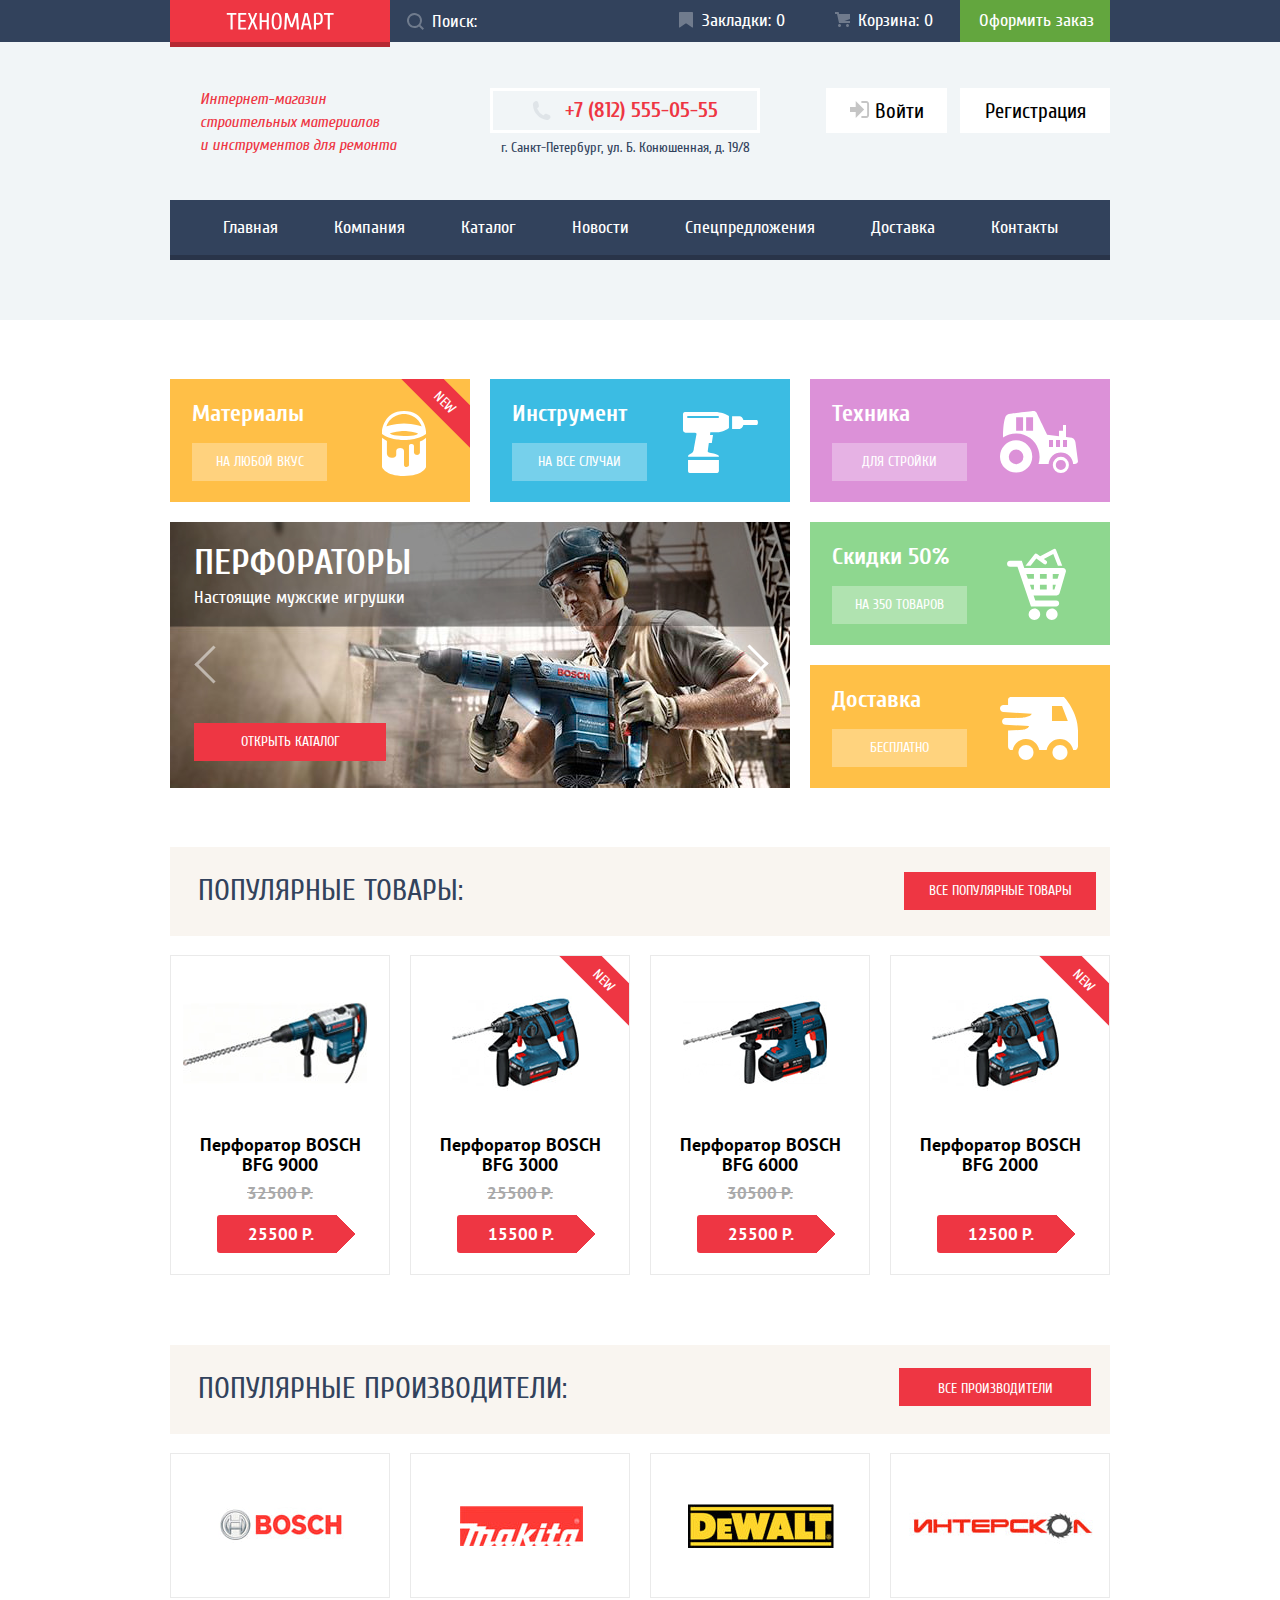
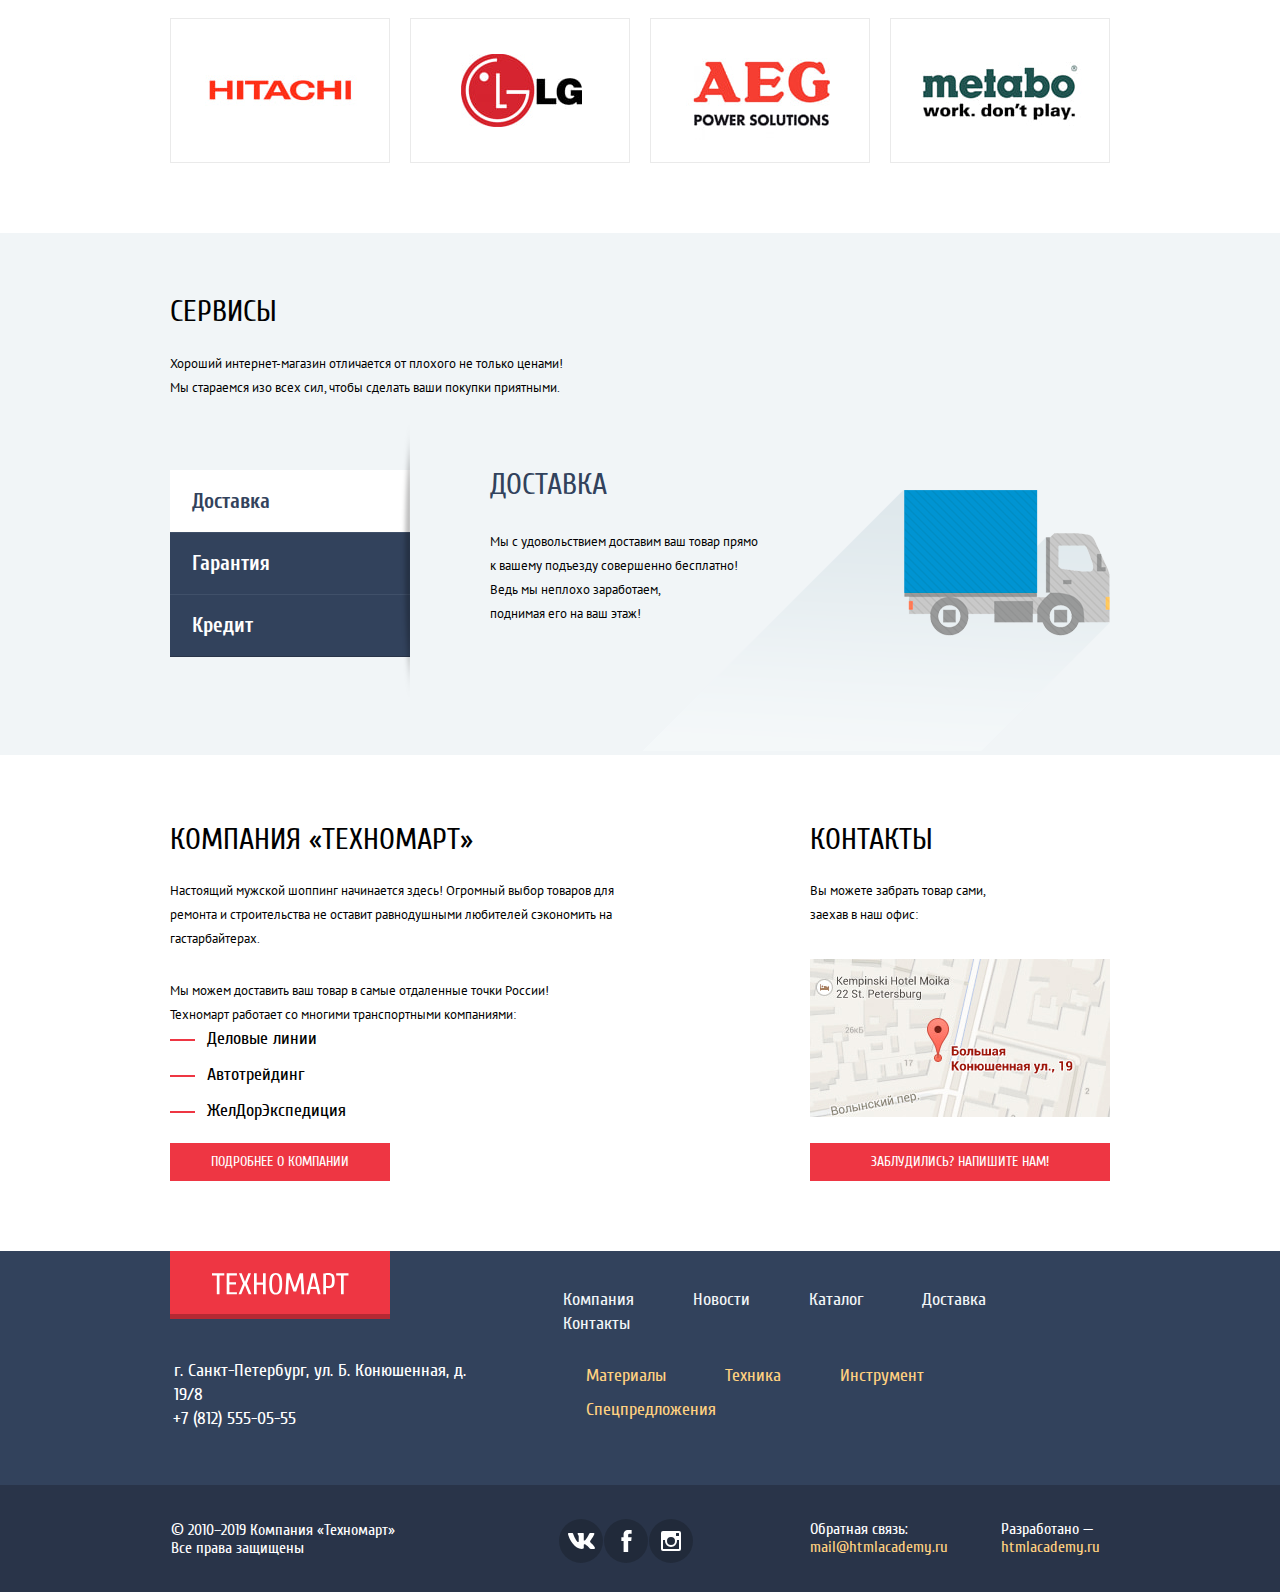
<file: index.html>
<!DOCTYPE html>
<html class="page" lang="ru">
  <head>
    <meta charset="utf-8">
    <title>Техномарт</title>
    <link rel="stylesheet" href="css/normalize.css">
    <link rel="stylesheet" href="css/style.min.css">
  </head>
  <body class="page-body">

    <header class="main-header">
      <div class="top-header-bar">
        <div class="top-header">
          <div class="logo-container">
            <a class="main-header-logo" href="">
              <img
                src="img/logo-technomart.svg"
                width="108"
                height="18"
                alt="Логотип магазина Техномарт"
                >
            </a>
          </div>
          <div class="top-actions">
            <form class="search-container">
              <input class="search-input" type="text" name="search" placeholder="Поиск:">
              <svg width="17" height="17" fill="none" xmlns="http://www.w3.org/2000/svg">
                <path fill-rule="evenodd" clip-rule="evenodd" d="M13.46 12.04L17 15.6 15.59 17l-3.55-3.54a7.5 7.5 0 111.41-1.41zM7.5 2a5.5 5.5 0 10.01 11.01A5.5 5.5 0 007.5 2z" fill="#fff" opacity=".3"/>
              </svg>
            </form>
            <ul class="user-menu-list">
              <li class="user-menu-item bookmarks"><a class="bookmarks-link" href="#">Закладки: 0</a></li>
              <li class="user-menu-item"><a class="cart-link" href="#">Корзина: 0</a></li>
              <li class="user-menu-item make-order"><a class="make-order-link" href="#">Оформить заказ</a></li>
            </ul>
          </div>
        </div>
      </div>
      <div class="bottom-header-bar">
        <div class="bottom-header">
          <p class="bottom-header-text">Интернет-магазин<br>
            строительных материалов<br>
            и инструментов для ремонта
          </p>
          <div class="contacts">
            <a class="bottom-header-phone" href="tel:+78125550555">+7 (812) 555-05-55</a>
            <p class="bottom-header-adress">г. Санкт-Петербург, ул. Б. Конюшенная, д. 19/8</p>
          </div>
          <div class="user-options">
            <div class="user-actions">
              <a class="user-link login-link" href="">
                <svg width="20" height="17" viewBox="0 0 20 17" fill="none" xmlns="http://www.w3.org/2000/svg">
                  <path d="M14.1667 8.5L5.71429 0V6H0V11H5.71429V17L14.1667 8.5Z" fill="#C5C5C5"/>
                  <path d="M16.1771 15.01H11.3895V17H16.1771C18.2514 17 19.0381 15.19 19.0619 13.974V3.028C19.0381 1.811 18.2514 0 16.1771 0H11.3895V1.99H16.1771C16.9762 1.99 17.1219 2.671 17.1391 3.047V13.951C17.1229 14.327 16.9762 15.01 16.1771 15.01Z" fill="#C5C5C5"/>
                </svg>
                Войти
              </a>
              <a class="user-link registration-link" href="">Регистрация</a>
            </div>
          </div>
          <nav class="main-navigation">
            <ul class="site-navigation">
              <li><a>Главная</a></li>
              <li><a href="">Компания</a></li>
              <li><a href="catalog.html">Каталог</a></li>
              <li><a href="">Новости</a></li>
              <li><a href="">Спецпредложения</a></li>
              <li><a href="">Доставка</a></li>
              <li><a href="">Контакты</a></li>
            </ul>
          </nav>
        </div>
      </div>
    </header>

    <main>
      <h1 class="visually-hidden index-title">Интернет-магазин строительных материалов Техномарт</h1>

      <section class="benefits">
        <h2 class="visually-hidden">Преимущества</h2>
          <ul class="benefits-list">
            <li class="benefits-item benefits-item-new materials">
              <div>
                <h3>Материалы</h3>
                <a class="benefit-link" href="#">на любой вкус</a>
              </div>
            </li>
            <li class="benefits-item tool">
              <div>
                <h3>Инструмент</h3>
                <a class="benefit-link" href="#">на все случаи</a>
              </div>
            </li>
            <li class="benefits-item equipment">
              <div>
                <h3>Техника</h3>
                <a class="benefit-link" href="#">для стройки</a>
              </div>
            </li>
            <li class="benefits-item sales">
              <div>
                <h3>Скидки 50%</h3>
                <a class="benefit-link" href="#">на 350 товаров</a>
              </div>
            </li>
            <li class="benefits-item delivery">
              <div>
                <h3>Доставка</h3>
                <a class="benefit-link" href="#">бесплатно</a>
              </div>
            </li>
            <li class="benefits-gallery-item">
              <div class="gallery">
                <ul class="gallery-list">
                  <li class="gallery-item gallery-item-active">
                    <figure class="gallery-content">
                      <a href="#">
                        <img
                          src="img/perforators.jpg"
                          width="620"
                          height="226"
                          alt="Перфораторы">
                      </a>
                      <div class="gallery-text-wrapper">
                        <h3>Перфораторы</h3>
                        <p>Настоящие мужские игрушки</p>
                      </div>
                    </figure>
                  </li>
                  <li class="gallery-item">
                    <figure class="gallery-content">
                      <a href="#">
                        <img
                          src="img/drills.jpg"
                          width="620"
                          height="226"
                          alt="Дрели">
                      </a>
                      <div class="gallery-text-wrapper">
                        <h3>Дрели</h3>
                        <p>Соседям на радость!</p>
                      </div>
                    </figure>
                  </li>
                </ul>
                <a class="button catalog-link" href="catalog.html">Открыть каталог</a>
                <div class="gallery-list-controls">
                  <button class="gallery-button gallery-button-back" type="button"  aria-label="Предыдущий слайд" disabled></button>
                  <button class="gallery-button gallery-button-next" type="button" aria-label="Следующий слайд"></button>
                </div>
              </div>
            </li>
          </ul>

      </section>

      <div class="populars">
        <section class="popular-goods">
          <div class="populars-header">
            <h2>Популярные товары:</h2>
            <a class="button" href="">все популярные товары</a>
          </div>
          <ul class="catalog-list">
            <li class="catalog-item">
              <article>
                <a class="catalog-item-title" href="">
                  <h3>Перфоратор BOSCH <br> BFG 9000</h3>
                </a>
                <a class="catalog-item-image-link" href="">
                  <p class="catalog-item-image">
                    <img
                      src="img/perforator-bosch-9000.jpg"
                      width="184"
                      height="164"
                      alt="Перфоратор BOSCH BFG 9000">
                  </p>
                </a>
                <div class="catalog-item-buttons">
                  <a class="button-purchase" href="#">Купить</a>
                  <button class="button-to-bookmarks">В закладки</button>
                </div>
                <div class="catalog-prices">
                  <span class="catalog-old-price">32500 Р.</span>
                  <a class="button catalog-price">25500 Р.</a>
                </div>
              </article>
            </li>
            <li class="catalog-item catalog-item-new">
              <article>
                <a class="catalog-item-title" href="">
                  <h3>Перфоратор BOSCH <br> BFG 3000</h3>
                </a>
                <a class="catalog-item-image-link" href="">
                  <p class="catalog-item-image">
                    <img
                      src="img/perforator-bosch-3000.jpg"
                      width="127"
                      height="112"
                      alt="Перфоратор BOSCH BFG 3000">
                  </p>
                </a>
                <div class="catalog-item-buttons">
                  <a class="button-purchase" href="#">Купить</a>
                  <button class="button-to-bookmarks">В закладки</button>
                </div>
                <div class="catalog-prices">
                  <span class="catalog-old-price">25500 Р.</span>
                  <a class="button catalog-price">15500 Р.</a>
                </div>
              </article>
            </li>
            <li class="catalog-item">
              <article>
                <a class="catalog-item-title" href="">
                  <h3>Перфоратор BOSCH <br> BFG 6000</h3>
                </a>
                <a class="catalog-item-image-link" href="">
                  <p class="catalog-item-image">
                    <img
                      src="img/perforator-bosch-6000.jpg"
                      width="144"
                      height="128"
                      alt="Перфоратор BOSCH BFG 6000">
                  </p>
                </a>
                <div class="catalog-item-buttons">
                  <a class="button-purchase" href="#">Купить</a>
                  <button class="button-to-bookmarks">В закладки</button>
                </div>
                <div class="catalog-prices">
                  <span class="catalog-old-price">30500 Р.</span>
                  <a class="button catalog-price">25500 Р.</a>
                </div>
              </article>
            </li>
            <li class="catalog-item catalog-item-new">
              <article>
                <a class="catalog-item-title" href="">
                  <h3>Перфоратор BOSCH <br> BFG 2000</h3>
                </a>
                <a class="catalog-item-image-link" href="">
                  <p class="catalog-item-image">
                    <img
                      src="img/perforator-bosch-2000.jpg"
                      width="127"
                      height="112"
                      alt="Перфоратор BOSCH BFG 2000">
                  </p>
                </a>
                <div class="catalog-item-buttons">
                  <a class="button-purchase" href="#">Купить</a>
                  <button class="button-to-bookmarks">В закладки</button>
                </div>
                <div class="catalog-prices">
                  <a class="button catalog-price">12500 Р.</a>
                </div>
              </article>
            </li>
          </ul>
        </section>

        <section class="popular-producers">
          <div class="populars-header">
            <h2>Популярные Производители:</h2>
            <a class="button button-all-producers" href="">все производители</a>
          </div>
          <ul class="popular-producers-list">
            <li class="popular-producers-item">
              <a href="">
                <img
                  src="img/bosch.jpg"
                  width="126"
                  height="37"
                  alt="Bosch"
                  >
              </a>
            </li>
            <li class="popular-producers-item">
              <a href="">
                <img
                  src="img/makita.jpg"
                  width="123"
                  height="40"
                  alt="Makita"
                  >
              </a>
            </li>
            <li class="popular-producers-item">
              <a href="">
                <img
                  src="img/dewalt.jpg"
                  width="146"
                  height="44"
                  alt="Dewalt"
                  >
              </a>
            </li>
            <li class="popular-producers-item">
              <a href="">
                <img
                  src="img/interskol.jpg"
                  width="200"
                  height="75"
                  alt="Интерскол"
                  >
              </a>
            </li>
            <li class="popular-producers-item">
              <a href="">
                <img
                  src="img/hitachi.jpg"
                  width="169"
                  height="31"
                  alt="Hitachi"
                  >
              </a>
            </li>
            <li class="popular-producers-item">
              <a href="">
                <img
                  src="img/lg.jpg"
                  width="121"
                  height="73"
                  alt="LG"
                  >
              </a>
            </li>
            <li class="popular-producers-item">
              <a href="">
                <img
                  src="img/aeg.jpg"
                  width="151"
                  height="98"
                  alt="AEG"
                  >
              </a>
            </li>
            <li class="popular-producers-item">
              <a href="">
                <img
                  src="img/metabo.jpg"
                  width="206"
                  height="73"
                  alt="Metabo"
                  >
              </a>
            </li>
          </ul>
        </section>
      </div>

      <section class="services">
        <div class="container services-wrapper">
          <div class="services-info">
            <h2>Сервисы</h2>
            <p>Хороший интернет-магазин отличается от плохого не только ценами!<br>
              Мы стараемся изо всех сил, чтобы сделать ваши покупки приятными.</p>
          </div>
          <ul class="services-list-toggles">
            <li>
              <button class="services-button services-button-active" data-position="0">Доставка</button>
            </li>
            <li>
              <button class="services-button" data-position="1">Гарантия</button>
            </li>
            <li>
              <button class="services-button" data-position="2">Кредит</button>
            </li>
          </ul>
          <ul class="services-list">
            <li class="services-item services-delivery services-item-active">
              <h3>Доставка</h3>
              <p>Мы с удовольствием доставим ваш товар прямо<br>
                к вашему подъезду совершенно бесплатно!<br>
                Ведь мы неплохо заработаем,<br>
                поднимая его на ваш этаж!
              </p>
            </li>
            <li class="services-item services-guarantee">
              <h3>Гарантия</h3>
              <p>Если купленный у нас товар поломается или заискрит,<br>
                а также в случае пожара, спровоцированного его<br>
                возгоранием,  вы всегда можете быть уверены в нашей<br>
                гарантии. Мы обменяем сгоревший товар на новый.<br>
                Дом уж восстановите как-нибудь сами.
              </p>
            </li>
            <li class="services-item services-credit">
              <h3>Кредит</h3>
              <p>Залезть в долговую яму стало проще!<br>
                Кредитные консультанты придут вам на помощь.
              </p>
              <a class="button button-services-credit" href="">Отправить заявку</a>
            </li>
          </ul>
        </div>
      </section>

      <div class="container index-columns">
        <section class="about-company">
          <h2>Компания «Техномарт»</h2>
          <p class="about-company-slogan">Настоящий мужской шоппинг начинается здесь! Огромный выбор товаров для<br>
            ремонта и строительства не оставит равнодушными любителей сэкономить на<br>
            гастарбайтерах.
          </p>
          <p class="about-company-benefit">Мы можем доставить ваш товар в самые отдаленные точки России!<br>
            Техномарт работает со многими транспортными компаниями:
          </p>
          <ul class="transport-partners-list">
            <li class="transport-partners-item">Деловые линии</li>
            <li class="transport-partners-item">Автотрейдинг</li>
            <li class="transport-partners-item">ЖелДорЭкспедиция</li>
          </ul>
          <a class="button" href="">Подробнее о компании</a>
        </section>

        <section class="contacts">
          <h2>Контакты</h2>
          <p class="contacts-text">Вы можете забрать товар сами,<br>
            заехав в наш офис:</p>
          <a class="map-link" href="https://goo.gl/maps/de1Ywx7SVfsq5tQN8" target="_blank">
            <img
              src="img/map.jpg"
              width="300"
              height="158"
              alt="Офис компании по адресу г. Санкт-Петербург, ул. Б. Конюшенная, д. 19/8"
              >
          </a>
          <a class="button feedback-link" href="">Заблудились? Напишите нам!</a>
        </section>
      </div>

    </main>

    <footer class="main-footer">

      <div class="top-footer">
        <div class="container top-footer-wrapper">
          <div class="top-footer-nav">
            <div class="footer-logo-wrapper">
              <a class="top-footer-logo-link" href="">
                <img
                  src="img/logo-technomart.svg"
                  width="138"
                  height="23"
                  alt="Логотип магазина Техномарт"
                  >
              </a>
            </div>
            <ul class="footer-site-navigation">
              <li class="footer-site-nav-item"><a>Компания</a></li>
              <li class="footer-site-nav-item"><a href="">Новости</a></li>
              <li class="footer-site-nav-item"><a href="catalog.html">Каталог</a></li>
              <li class="footer-site-nav-item"><a href="">Доставка</a></li>
              <li class="footer-site-nav-item"><a href="">Контакты</a></li>
            </ul>
          </div>

          <div class="top-footer-extra-info">
            <div class="footer-contacts">
              <p class="footer-address">г. Санкт-Петербург, ул. Б. Конюшенная, д. 19/8</p>
              <a class="footer-phone" href="tel:+78125550555">+7 (812) 555-05-55</a>
            </div>
            <ul class="footer-extra-navigation">
              <li class="footer-extra-nav-item"><a href="">Материалы</a></li>
              <li class="footer-extra-nav-item"><a href="">Техника</a></li>
              <li class="footer-extra-nav-item"><a href="">Инструмент</a></li>
              <li class="footer-extra-nav-item"><a href="">Спецпредложения</a></li>
            </ul>
          </div>
        </div>
      </div>

      <div class="bottom-footer">
        <div class="container bottom-footer-wrapper">
          <p class="footer-rights">© 2010–2019 Компания «Техномарт»<br>
            Все права защищены
          </p>
          <section class="footer-social">
            <h2 class="visually-hidden">Мы в социальных сетях</h2>
            <ul class="social-list">
              <li>
                <a class="social-button" href="#">
                  <span class="visually-hidden">Вконтакте</span>
                  <svg width="27" height="16" viewBox="0 0 128 76">
                    <path d="M125,5.15c.89-3,0-5.15-4.23-5.15h-14a6,6,0,0,0-6.09,4S93.59,21.31,83.5,32.59c-3.26,3.26-4.74,4.3-6.52,4.3-.89,0-2.18-1-2.18-4V5.15c0-3.56-1-5.15-4-5.15h-22a3.37,3.37,0,0,0-3.56,3.22c0,3.37,5,4.15,5.56,13.64V37.48c0,4.52-.82,5.34-2.6,5.34-4.74,0-16.29-17.43-23.13-37.38C23.72,1.57,22.38,0,18.8,0H4.8C.8,0,0,1.88,0,4c0,3.71,4.75,22.1,22.1,46.42C33.67,67,50,76,64.8,76c8.9,0,10-2,10-5.45V58c0-4,.84-4.8,3.66-4.8,2.08,0,5.64,1,13.94,9C101.9,71.74,103.46,76,108.8,76h14c4,0,6-2,4.85-6s-5.8-9.64-11.81-16.4c-3.27-3.86-8.16-8-9.64-10.09-2.08-2.67-1.49-3.86,0-6.23,0,0,17-24,18.83-32.18Z" fill="#fff"/>
                  </svg>
                </a>
              </li>
              <li>
                <a class="social-button" href="#">
                  <span class="visually-hidden">Фейсбук</span>
                  <svg width="19" height="22" viewBox="0 0 10.15 21.74">
                    <path d="M3.34 1.12A4.77 4.77 0 0 1 6.53 0h3.61v3.81H7.81a1.07 1.07 0 0 0-1.09.83v2.55h3.42c-.08 1.23-.24 2.45-.41 3.67h-3v10.87H2.21V10.86H0V7.21h2.19V3.66a3.83 3.83 0 0 1 1.15-2.54z" fill="#fff"/>
                  </svg>
                </a>
              </li>
              <li>
                <a class="social-button" href="#">
                  <span class="visually-hidden">Инстаграм</span>
                  <svg width="20" height="20" viewBox="0 0 20 20">
                    <path d="M18 0H2a2 2 0 0 0-2 2v16a2 2 0 0 0 2 2h16a2 2 0 0 0 2-2V2a2 2 0 0 0-2-2zm-8 6a4 4 0 1 1-4 4 4 4 0 0 1 4-4zM2.5 18a.47.47 0 0 1-.5-.5V9h2.1a3.4 3.4 0 0 0-.1 1 6 6 0 1 0 12 0 3.4 3.4 0 0 0-.1-1H18v8.5a.47.47 0 0 1-.5.5zM18 4.5a.47.47 0 0 1-.5.5h-2a.47.47 0 0 1-.5-.5v-2a.47.47 0 0 1 .5-.5h2a.47.47 0 0 1 .5.5z" fill="#fff"/>
                  </svg>
                </a>
              </li>
            </ul>
          </section>
          <div class="footer-add-info">
            <p class="footer-feedback">
              Обратная связь:<br>
              <a href="mailto:mail@htmlacademy.ru">mail@htmlacademy.ru</a>
            </p>
            <p class="footer-copyright">
              Разработано —<br>
              <a href="https://htmlacademy.ru/intensive/htmlcss">htmlacademy.ru</a>
            </p>
          </div>
        </div>
      </div>

    </footer>

    <section class="modal-form modal-form-feedback modal-overlay">
      <form class="feedback-form" action="https://echo.htmlacademy.ru" method="post">
        <h2 class="visually-hidden">Форма обратной связи</h2>
        <div class="feedback-form-top">
          <p>
            <label class="feedback-form-label" for="name">Ваше имя:</label>
            <input class="feedback-form-name" id="name" type="email" name="login" placeholder="Имя Фамилия">
          </p>
          <p>
            <label class="feedback-form-label" for="email">Ваш e-mail:</label>
            <input class="feedback-form-email" id="email" type="email" name="email" placeholder="email@example.com">
          </p>
          <p>
            <label class="feedback-form-label" for="message-text">Текст письма:</label>
            <textarea class="feedback-form-message-text" id="message-text" name="message-text" placeholder="В свободной форме" cols="30" rows="5"></textarea>
          </p>
        </div>
        <div class="feedback-form-bottom">
          <button class="button feedback-button" type="submit">Отправить</button>
        </div>
        <button class="modal-close" type="button" aria-label="Закрыть"></button>
      </form>
    </section>

    <section class="modal-form modal-form-map modal-overlay">
      <div class="map-form">
        <h2 class="visually-hidden">Как до нас добраться</h2>
        <iframe
          class="modal-map"
          src="https://www.google.com/maps/embed?pb=!1m18!1m12!1m3!1d1998.6037872533277!2d30.320858716096975!3d59.93871648187614!2m3!1f0!2f0!3f0!3m2!1i1024!2i768!4f13.1!3m3!1m2!1s0x4696310fca145cc1%3A0x42b32648d8238007!2z0JHQvtC70YzRiNCw0Y8g0JrQvtC90Y7RiNC10L3QvdCw0Y8g0YPQuy4sIDE5LzgsINCh0LDQvdC60YIt0J_QtdGC0LXRgNCx0YPRgNCzLCDQoNC-0YHRltGPLCAxOTExODY!5e0!3m2!1suk!2sua!4v1604438012633!5m2!1suk!2sua"
          width="943"
          height="442"
          allowfullscreen
          title="Офис компании по адресу г. Санкт-Петербург, ул. Б. Конюшенная, д. 19/8">
        </iframe>
        <button class="modal-close" type="button" aria-label="Закрыть"></button>
      </div>
    </section>

    <section class="modal-form modal-form-cart modal-overlay">
      <h2 class="visually-hidden">Добавление в корзину</h2>
      <div class="success-message">
        <div class="success-message-top">
          <p class="success-message-text">Товар добавлен в корзину!</p>
        </div>
        <div class="success-message-bottom">
          <a class="button button-make-order">ОФОРМИТЬ ЗАКАЗ</a>
          <a class="button button-pale continue-purchasing">ПРОДОЛЖИТЬ ПОКУПКИ</a>
        </div>
        <button class="modal-close" type="button" aria-label="Закрыть"></button>
      </div>
    </section>

    <script src="./js/script-index.min.js"></script>
  </body>
</html>
</file>
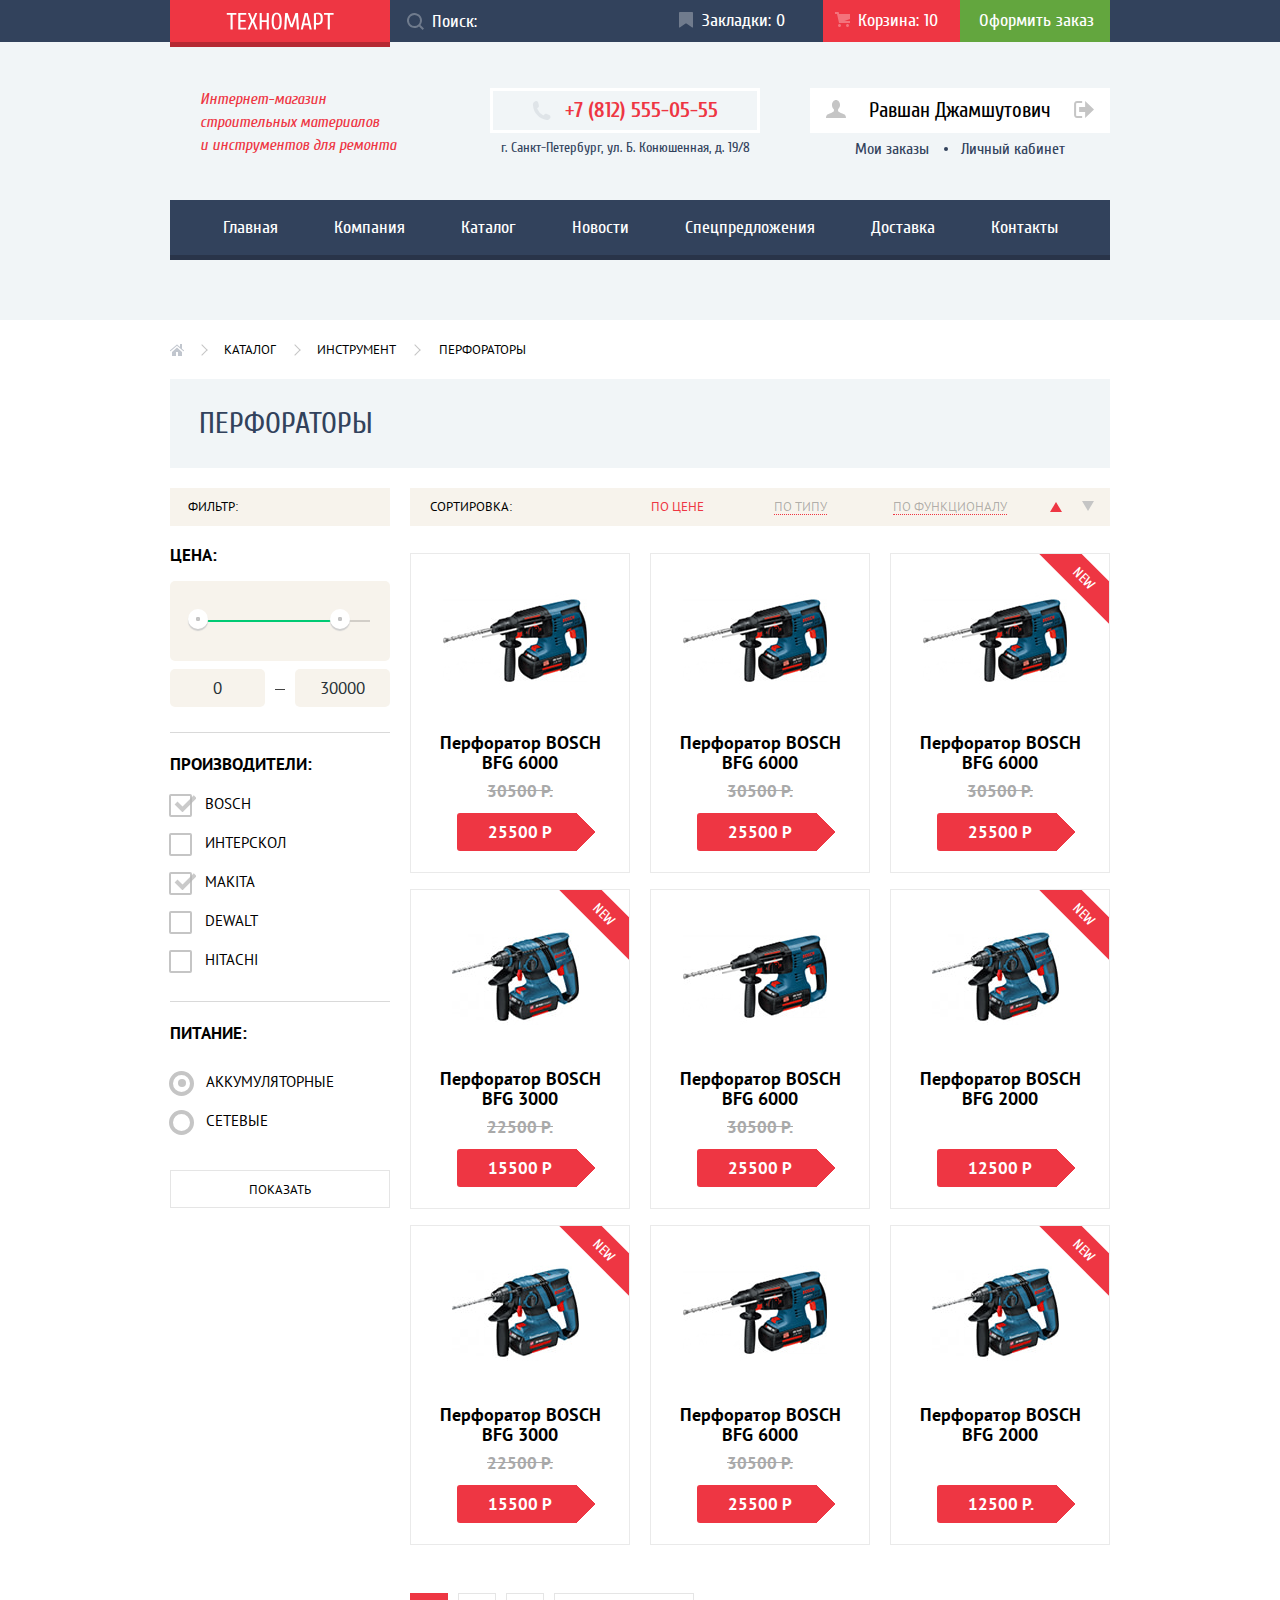
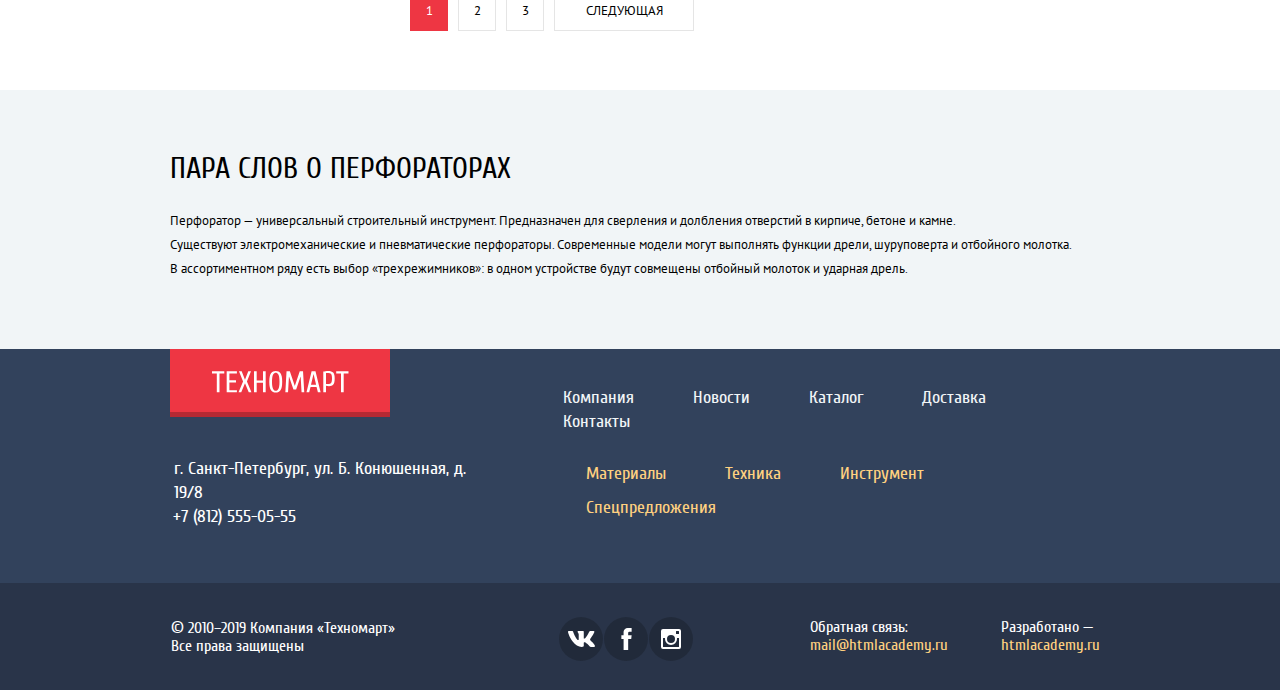
<file: catalog.html>
<!DOCTYPE html>
<html class="page" lang="ru">
  <head>
    <meta charset="utf-8">
    <title>Техномарт</title>
    <link rel="stylesheet" href="css/normalize.css">
    <link rel="stylesheet" href="css/style.min.css">
  </head>
  <body class="page-body">

    <header class="main-header">
      <div class="top-header-bar">
        <div class="top-header">
          <div class="logo-container">
            <a class="main-header-logo" href="index.html">
              <img
                src="img/logo-technomart.svg"
                width="108"
                height="18"
                alt="Логотип магазина Техномарт"
                >
            </a>
          </div>
          <div class="top-actions">
            <form class="search-container">
              <input class="search-input" type="text" name="search" placeholder="Поиск:">
              <svg width="17" height="17" fill="none" xmlns="http://www.w3.org/2000/svg">
                <path fill-rule="evenodd" clip-rule="evenodd" d="M13.46 12.04L17 15.6 15.59 17l-3.55-3.54a7.5 7.5 0 111.41-1.41zM7.5 2a5.5 5.5 0 10.01 11.01A5.5 5.5 0 007.5 2z" fill="#fff" opacity=".3"/>
              </svg>
            </form>
            <ul class="user-menu-list">
              <li class="user-menu-item bookmarks"><a class="bookmarks-link" href="#">Закладки: 0</a></li>
              <li class="user-menu-item"><a class="cart-link cart-link-filled" href="#">Корзина: 10</a></li>
              <li class="user-menu-item make-order"><a class="make-order-link" href="#">Оформить заказ</a></li>
            </ul>
          </div>
        </div>
      </div>
      <div class="bottom-header-bar">
        <div class="bottom-header">
          <p class="bottom-header-text">Интернет-магазин<br>
            строительных материалов<br>
            и инструментов для ремонта
          </p>
          <div class="contacts">
            <a class="bottom-header-phone" href="tel:+78125550555">+7 (812) 555-05-55</a>
            <p class="bottom-header-adress">г. Санкт-Петербург, ул. Б. Конюшенная, д. 19/8</p>
          </div>
          <div class="user-options">
            <div class="user-actions">
              <a class="user-page-link" href="#">
                <svg width="20" height="18" fill="none" xmlns="http://www.w3.org/2000/svg">
                  <path d="M17.88 14.17c-2.14-.74-4.25-1.67-5.2-2.4-.66-.5-.78-1.61-.52-2.4a5.49 5.49 0 001.86-4.29C14.02 2.28 12.22 0 10 0 7.78 0 5.98 2.28 5.98 5.08c0 1.8.75 3.38 1.86 4.28.26.8.14 1.92-.51 2.42-.95.72-3.07 1.65-5.21 2.39C-.03 14.9 0 18 0 18h20s.02-3.1-2.12-3.83z" fill="#C5C5C5"/>
                </svg>
                Равшан Джамшутович
              </a>
              <a class="logout-link" href="#" aria-label="Выйти">
                <svg width="20" height="17" viewBox="0 0 20 17" fill="none" xmlns="http://www.w3.org/2000/svg">
                  <path d="M20 8.5L11.125 0V6H5.125V11H11.125V17L20 8.5Z" fill="#C5C5C5"/>
                  <path d="M2.10591 13.952V3.048C2.12391 2.672 2.27691 1.991 3.11591 1.991H8.14291V0H3.11591C0.937914 0 0.111914 1.81 0.0869141 3.027V13.973C0.111914 15.189 0.937914 17 3.11591 17H8.14291V15.01H3.11591C2.27691 15.01 2.12391 14.327 2.10591 13.952Z" fill="#C5C5C5"/>
                </svg>
              </a>
            </div>
            <ul class="user-cabinet">
              <li><a href="">Мои заказы</a></li>
              <li><a href="">Личный кабинет</a></li>
            </ul>
          </div>
          <nav class="main-navigation">
            <ul class="site-navigation">
              <li><a href="index.html">Главная</a></li>
              <li><a href="">Компания</a></li>
              <li><a>Каталог</a></li>
              <li><a href="">Новости</a></li>
              <li><a href="">Спецпредложения</a></li>
              <li><a href="">Доставка</a></li>
              <li><a href="">Контакты</a></li>
            </ul>
          </nav>
        </div>
      </div>
    </header>

    <main class="catalog-page">
      <div class="container catalog-page-wrapper">
        <ul class="breadcrumbs">
          <li class="breadcrumbs-item">
            <a class="breadcrumbs-link breadcrumbs-link-home" href="catalog.html" aria-label="Home"></a>
          </li>
          <li class="breadcrumbs-item">
            <a class="breadcrumbs-link" href="catalog.html">Каталог</a>
          </li>
          <li class="breadcrumbs-item">
            <a class="breadcrumbs-link" href="catalog.html">Инструмент</a>
          </li>
          <li class="breadcrumbs-item breadcrumbs-item-current">
            <a class="breadcrumbs-link">Перфораторы</a>
          </li>
        </ul>
        <h1 class="catalog-page-title">Перфораторы</h1>

        <section class="filters">
          <h2 class="filter-title">Фильтр:</h2>
          <form class="filter" method="get" action="https://echo.htmlacademy.ru">
            <fieldset>
              <legend>Цена:</legend>
                <div class="range-filter">
                  <div class="range-controls">
                    <div class="scale">
                      <div class="bar"></div>
                    </div>
                    <div class="toggle toggle-min" tabindex="0"></div>
                    <div class="toggle toggle-max" tabindex="0"></div>
                  </div>
                  <div class="price-controls">
                    <label class="min-price" aria-label="от">
                      <input type="number" name="min-price" value="0">
                    </label>
                    <label class="max-price" aria-label="до">
                      <input type="number" name="max-price" value="30000">
                    </label>
                  </div>
                </div>
            </fieldset>
            <fieldset class="filter-producers">
              <legend>Производители:</legend>
              <ul class="filter-producers-list">
                <li class="filter-option filter-checkbox">
                  <input class="visually-hidden filter-input-checkbox filter-input" type="checkbox" name="bosch" id="filter-bosch" checked>
                  <label for="filter-bosch">Bosch</label>
                </li>
                <li class="filter-option filter-checkbox">
                  <input class="visually-hidden filter-input-checkbox filter-input" type="checkbox" name="interskol" id="filter-interskol">
                  <label for="filter-interskol">Интерскол</label>
                </li>
                <li class="filter-option filter-checkbox">
                  <input class="visually-hidden filter-input-checkbox filter-input" type="checkbox" name="makita" id="filter-makita" checked>
                  <label for="filter-makita">Makita</label>
                </li>
                <li class="filter-option filter-checkbox">
                  <input class="visually-hidden filter-input-checkbox filter-input" type="checkbox" name="dewalt" id="filter-dewalt">
                  <label for="filter-dewalt">Dewalt</label>
                </li>
                <li class="filter-option filter-checkbox">
                  <input class="visually-hidden filter-input-checkbox filter-input" type="checkbox" name="hitachi" id="filter-hitachi">
                  <label for="filter-hitachi">Hitachi</label>
                </li>
              </ul>
            </fieldset>
            <fieldset>
              <legend>Питание:</legend>
              <ul class="filter-nutrition-list">
                <li class="filter-option filter-radio">
                  <input class="visually-hidden filter-input-radio filter-input" type="radio" name="baterry-power" value="battery-charge" id="filter-battery-charge" checked>
                  <label for="filter-battery-charge">Аккумуляторные</label>
                </li>
                <li class="filter-option filter-radio">
                  <input class="visually-hidden filter-input-radio filter-input" type="radio" name="baterry-power" value="network-charge" id="filter-network-charge">
                  <label for="filter-network-charge">Сетевые</label>
                </li>
              </ul>
            </fieldset>
            <button type="submit" class="button-pale">Показать</button>
          </form>
        </section>

        <section class="sort">
          <h2 class="sort-title">Сортировка:</h2>
          <ul class="sort-list">
            <li class="sort-option sort-radio">
              <input class="visually-hidden sort-input-radio sort-input" type="radio" name="sort-type" id="sort-by-price" checked>
              <label for="sort-by-price">По цене</label>
            </li>
            <li class="sort-option sort-radio">
              <input class="visually-hidden sort-input-radio sort-input" type="radio" name="sort-type" id="sort-by-type">
              <label for="sort-by-type">По типу</label>
            </li>
            <li class="sort-option sort-radio">
              <input class="visually-hidden sort-input-radio sort-input" type="radio" name="sort-type" id="sort-by-functionality">
              <label for="sort-by-functionality">По функционалу</label>
            </li>
          </ul>
          <ul class="sort-direction-list">
            <li class="sort-direction-option sort-direction-radio">
              <input class="visually-hidden sort-direction-top sort-direction-input" type="radio" name="sort-direction" id="sort-by-increasing" checked>
              <label for="sort-by-increasing" aria-label="По возрастанию"></label>
            </li>
            <li class="sort-direction-option sort-direction-radio">
              <input class="visually-hidden sort-direction-bottom sort-direction-input" type="radio" name="sort-direction" id="sort-by-decreasing">
              <label for="sort-by-decreasing" aria-label="По убыванию"></label>
            </li>
          </ul>
        </section>

        <section class="catalog">
          <h2 class="catalog-title visually-hidden">Список перфораторов</h2>
          <ul class="catalog-list">
            <li class="catalog-item">
              <article>
                <a class="catalog-item-title" href="">
                  <h3>Перфоратор BOSCH <br> BFG 6000</h3>
                </a>
                <a class="catalog-item-image-link" href="">
                  <p class="catalog-item-image">
                    <img
                      src="img/perforator-bosch-6000.jpg"
                      width="144"
                      height="128"
                      alt="Перфоратор BOSCH BFG 6000">
                  </p>
                </a>
                <div class="catalog-item-buttons">
                  <a class="button-purchase" href="#">Купить</a>
                  <button class="button-to-bookmarks">В закладки</button>
                </div>
                <div class="catalog-prices">
                  <span class="catalog-old-price">30500 Р.</span>
                  <a class="button catalog-price">25500 Р</a>
                </div>
              </article>
            </li>
            <li class="catalog-item">
              <article>
                <a class="catalog-item-title" href="">
                  <h3>Перфоратор BOSCH <br> BFG 6000</h3>
                </a>
                <a class="catalog-item-image-link" href="">
                  <p class="catalog-item-image">
                    <img
                      src="img/perforator-bosch-6000.jpg"
                      width="144"
                      height="128"
                      alt="Перфоратор BOSCH BFG 6000">
                  </p>
                </a>
                <div class="catalog-item-buttons">
                  <a class="button-purchase" href="#">Купить</a>
                  <button class="button-to-bookmarks">В закладки</button>
                </div>
                <div class="catalog-prices">
                  <span class="catalog-old-price">30500 Р.</span>
                  <a class="button catalog-price">25500 Р</a>
                </div>
              </article>
            </li>
            <li class="catalog-item catalog-item-new">
              <article>
                <a class="catalog-item-title" href="">
                  <h3>Перфоратор BOSCH <br> BFG 6000</h3>
                </a>
                <a class="catalog-item-image-link" href="">
                  <p class="catalog-item-image">
                    <img
                      src="img/perforator-bosch-6000.jpg"
                      width="144"
                      height="128"
                      alt="Перфоратор BOSCH BFG 6000">
                  </p>
                </a>
                <div class="catalog-item-buttons">
                  <a class="button-purchase" href="#">Купить</a>
                  <button class="button-to-bookmarks">В закладки</button>
                </div>
                <div class="catalog-prices">
                  <span class="catalog-old-price">30500 Р.</span>
                  <a class="button catalog-price">25500 Р</a>
                </div>
              </article>
            </li>
            <li class="catalog-item catalog-item-new">
              <article>
                <a class="catalog-item-title" href="">
                  <h3>Перфоратор BOSCH <br> BFG 3000</h3>
                </a>
                <a class="catalog-item-image-link" href="">
                  <p class="catalog-item-image">
                    <img
                      src="img/perforator-bosch-3000.jpg"
                      width="127"
                      height="112"
                      alt="Перфоратор BOSCH BFG 3000">
                  </p>
                </a>
                <div class="catalog-item-buttons">
                  <a class="button-purchase" href="#">Купить</a>
                  <button class="button-to-bookmarks">В закладки</button>
                </div>
                <div class="catalog-prices">
                  <span class="catalog-old-price">22500 Р.</span>
                  <a class="button catalog-price">15500 Р</a>
                </div>
              </article>
            </li>
            <li class="catalog-item">
              <article>
                <a class="catalog-item-title" href="">
                  <h3>Перфоратор BOSCH <br> BFG 6000</h3>
                </a>
                <a class="catalog-item-image-link" href="">
                  <p class="catalog-item-image">
                    <img
                      src="img/perforator-bosch-6000.jpg"
                      width="144"
                      height="128"
                      alt="Перфоратор BOSCH BFG 6000">
                  </p>
                </a>
                <div class="catalog-item-buttons">
                  <a class="button-purchase" href="#">Купить</a>
                  <button class="button-to-bookmarks">В закладки</button>
                </div>
                <div class="catalog-prices">
                  <span class="catalog-old-price">30500 Р.</span>
                  <a class="button catalog-price">25500 Р</a>
                </div>
              </article>
            </li>
            <li class="catalog-item catalog-item-new">
              <article>
                <a class="catalog-item-title" href="">
                  <h3>Перфоратор BOSCH <br> BFG 2000</h3>
                </a>
                <a class="catalog-item-image-link" href="">
                  <p class="catalog-item-image">
                    <img
                      src="img/perforator-bosch-2000.jpg"
                      width="127"
                      height="112"
                      alt="Перфоратор BOSCH BFG 2000">
                  </p>
                </a>
                <div class="catalog-item-buttons">
                  <a class="button-purchase" href="#">Купить</a>
                  <button class="button-to-bookmarks">В закладки</button>
                </div>
                <div class="catalog-prices">
                  <a class="button catalog-price">12500 Р</a>
                </div>
              </article>
            </li>
            <li class="catalog-item catalog-item-new">
              <article>
                <a class="catalog-item-title" href="">
                  <h3>Перфоратор BOSCH <br> BFG 3000</h3>
                </a>
                <a class="catalog-item-image-link" href="">
                  <p class="catalog-item-image">
                    <img
                      src="img/perforator-bosch-3000.jpg"
                      width="127"
                      height="112"
                      alt="Перфоратор BOSCH BFG 3000">
                  </p>
                </a>
                <div class="catalog-item-buttons">
                  <a class="button-purchase" href="#">Купить</a>
                  <button class="button-to-bookmarks">В закладки</button>
                </div>
                <div class="catalog-prices">
                  <span class="catalog-old-price">22500 Р.</span>
                  <a class="button catalog-price">15500 Р</a>
                </div>
              </article>
            </li>
            <li class="catalog-item">
              <article>
                <a class="catalog-item-title" href="">
                  <h3>Перфоратор BOSCH <br> BFG 6000</h3>
                </a>
                <a class="catalog-item-image-link" href="">
                  <p class="catalog-item-image">
                    <img
                      src="img/perforator-bosch-6000.jpg"
                      width="144"
                      height="128"
                      alt="Перфоратор BOSCH BFG 6000">
                  </p>
                </a>
                <div class="catalog-item-buttons">
                  <a class="button-purchase" href="#">Купить</a>
                  <button class="button-to-bookmarks">В закладки</button>
                </div>
                <div class="catalog-prices">
                  <span class="catalog-old-price">30500 Р.</span>
                  <a class="button catalog-price">25500 Р</a>
                </div>
              </article>
            </li>
            <li class="catalog-item catalog-item-new">
              <article>
                <a class="catalog-item-title" href="">
                  <h3>Перфоратор BOSCH <br> BFG 2000</h3>
                </a>
                <a class="catalog-item-image-link" href="">
                  <p class="catalog-item-image">
                    <img
                      src="img/perforator-bosch-2000.jpg"
                      width="127"
                      height="112"
                      alt="Перфоратор BOSCH BFG 2000">
                  </p>
                </a>
                <div class="catalog-item-buttons">
                  <a class="button-purchase" href="#">Купить</a>
                  <button class="button-to-bookmarks">В закладки</button>
                </div>
                <div class="catalog-prices">
                  <a class="button catalog-price">12500 Р.</a>
                </div>
              </article>
            </li>
          </ul>
          <ul class="pagination-list">
            <li class="pagination-item pagination-item-current"><a>1</a></li>
            <li class="pagination-item"><a href="#">2</a></li>
            <li class="pagination-item"><a href="#">3</a></li>
            <li class="pagination-item pagination-item-next"><a href="#">Следующая</a></li>
          </ul>
        </section>
      </div>

      <section class="about-goods">
        <div class="container">
          <h2 class="about-goods-title">Пара слов о перфораторах</h2>
          <p class="about-goods-info">Перфоратор — универсальный строительный инструмент. Предназначен для сверления и долбления отверстий в кирпиче, бетоне и камне.<br>
            Существуют электромеханические и пневматические перфораторы. Современные модели могут выполнять функции дрели, шуруповерта и отбойного молотка.<br>
            В ассортиментном ряду есть выбор «трехрежимников»: в одном устройстве будут совмещены отбойный молоток и ударная дрель.
          </p>
        </div>
      </section>

    </main>

    <footer class="main-footer">

      <div class="top-footer">
        <div class="container top-footer-wrapper">
          <div class="top-footer-nav">
            <div class="footer-logo-wrapper">
              <a class="top-footer-logo-link" href="">
                <img
                  src="img/logo-technomart.svg"
                  width="138"
                  height="23"
                  alt="Логотип магазина Техномарт"
                  >
              </a>
            </div>
            <ul class="footer-site-navigation">
              <li class="footer-site-nav-item"><a href="index.html">Компания</a></li>
              <li class="footer-site-nav-item"><a href="">Новости</a></li>
              <li class="footer-site-nav-item"><a href="">Каталог</a></li>
              <li class="footer-site-nav-item"><a href="">Доставка</a></li>
              <li class="footer-site-nav-item"><a href="">Контакты</a></li>
            </ul>
          </div>

          <div class="top-footer-extra-info">
            <div class="footer-contacts">
              <p class="footer-address">г. Санкт-Петербург, ул. Б. Конюшенная, д. 19/8</p>
              <a class="footer-phone" href="tel:+78125550555">+7 (812) 555-05-55</a>
            </div>
            <ul class="footer-extra-navigation">
              <li class="footer-extra-nav-item"><a href="">Материалы</a></li>
              <li class="footer-extra-nav-item"><a href="">Техника</a></li>
              <li class="footer-extra-nav-item"><a href="">Инструмент</a></li>
              <li class="footer-extra-nav-item"><a href="">Спецпредложения</a></li>
            </ul>
          </div>
        </div>
      </div>

      <div class="bottom-footer">
        <div class="container bottom-footer-wrapper">
          <p class="footer-rights">© 2010–2019 Компания «Техномарт»<br>
            Все права защищены
          </p>
          <section class="footer-social">
            <h2 class="visually-hidden">Мы в социальных сетях</h2>
            <ul class="social-list">
              <li>
                <a class="social-button" href="#">
                  <span class="visually-hidden">Вконтакте</span>
                  <svg width="27" height="16" viewBox="0 0 128 76">
                    <path d="M125,5.15c.89-3,0-5.15-4.23-5.15h-14a6,6,0,0,0-6.09,4S93.59,21.31,83.5,32.59c-3.26,3.26-4.74,4.3-6.52,4.3-.89,0-2.18-1-2.18-4V5.15c0-3.56-1-5.15-4-5.15h-22a3.37,3.37,0,0,0-3.56,3.22c0,3.37,5,4.15,5.56,13.64V37.48c0,4.52-.82,5.34-2.6,5.34-4.74,0-16.29-17.43-23.13-37.38C23.72,1.57,22.38,0,18.8,0H4.8C.8,0,0,1.88,0,4c0,3.71,4.75,22.1,22.1,46.42C33.67,67,50,76,64.8,76c8.9,0,10-2,10-5.45V58c0-4,.84-4.8,3.66-4.8,2.08,0,5.64,1,13.94,9C101.9,71.74,103.46,76,108.8,76h14c4,0,6-2,4.85-6s-5.8-9.64-11.81-16.4c-3.27-3.86-8.16-8-9.64-10.09-2.08-2.67-1.49-3.86,0-6.23,0,0,17-24,18.83-32.18Z" fill="#fff"/>
                  </svg>
                </a>
              </li>
              <li>
                <a class="social-button" href="#">
                  <span class="visually-hidden">Фейсбук</span>
                  <svg width="19" height="22" viewBox="0 0 10.15 21.74">
                    <path d="M3.34 1.12A4.77 4.77 0 0 1 6.53 0h3.61v3.81H7.81a1.07 1.07 0 0 0-1.09.83v2.55h3.42c-.08 1.23-.24 2.45-.41 3.67h-3v10.87H2.21V10.86H0V7.21h2.19V3.66a3.83 3.83 0 0 1 1.15-2.54z" fill="#fff"/>
                  </svg>
                </a>
              </li>
              <li>
                <a class="social-button" href="#">
                  <span class="visually-hidden">Инстаграм</span>
                  <svg width="20" height="20" viewBox="0 0 20 20">
                    <path d="M18 0H2a2 2 0 0 0-2 2v16a2 2 0 0 0 2 2h16a2 2 0 0 0 2-2V2a2 2 0 0 0-2-2zm-8 6a4 4 0 1 1-4 4 4 4 0 0 1 4-4zM2.5 18a.47.47 0 0 1-.5-.5V9h2.1a3.4 3.4 0 0 0-.1 1 6 6 0 1 0 12 0 3.4 3.4 0 0 0-.1-1H18v8.5a.47.47 0 0 1-.5.5zM18 4.5a.47.47 0 0 1-.5.5h-2a.47.47 0 0 1-.5-.5v-2a.47.47 0 0 1 .5-.5h2a.47.47 0 0 1 .5.5z" fill="#fff"/>
                  </svg>
                </a>
              </li>
            </ul>
          </section>
          <div class="footer-add-info">
            <p class="footer-feedback">
              Обратная связь:<br>
              <a href="mailto:mail@htmlacademy.ru">mail@htmlacademy.ru</a>
            </p>
            <p class="footer-copyright">
              Разработано —<br>
              <a href="https://htmlacademy.ru/intensive/htmlcss">htmlacademy.ru</a>
            </p>
          </div>
        </div>
      </div>

    </footer>

    <section class="modal-form modal-form-cart modal-overlay">
      <h2 class="visually-hidden">Добавление в корзину</h2>
      <div class="success-message">
        <div class="success-message-top">
          <p class="success-message-text">Товар добавлен в корзину!</p>
        </div>
        <div class="success-message-bottom">
          <a class="button button-make-order">ОФОРМИТЬ ЗАКАЗ</a>
          <a class="button button-pale continue-purchasing">ПРОДОЛЖИТЬ ПОКУПКИ</a>
        </div>
        <button class="modal-close" type="button" aria-label="Закрыть"></button>
      </div>
    </section>

    <script src="./js/script-catalog.min.js"></script>
  </body>
</html>
</file>
<file: css/style.min.css>
@font-face{font-family:Cuprum;font-style:normal;font-weight:400;src:local('Cuprum Regular'),local('Cuprum-Regular'),url(../fonts/cuprum-v12-latin_cyrillic-regular.woff2) format('woff2'),url(../fonts/cuprum-v12-latin_cyrillic-regular.woff) format('woff');font-display:swap}@font-face{font-family:Cuprum;font-style:italic;font-weight:400;src:local('Cuprum Italic'),local('Cuprum-Italic'),url(../fonts/cuprum-v12-latin_cyrillic-italic.woff2) format('woff2'),url(../fonts/cuprum-v12-latin_cyrillic-italic.woff) format('woff');font-display:swap}@font-face{font-family:Cuprum;font-style:normal;font-weight:700;src:local('Cuprum Bold'),local('Cuprum-Bold'),url(../fonts/cuprum-v12-latin_cyrillic-700.woff2) format('woff2'),url(../fonts/cuprum-v12-latin_cyrillic-700.woff) format('woff');font-display:swap}@font-face{font-family:'PT Sans';font-style:normal;font-weight:400;src:local('PT Sans'),local('PTSans-Regular'),url(../fonts/pt-sans-v12-latin_cyrillic-regular.woff2) format('woff2'),url(../fonts/pt-sans-v12-latin_cyrillic-regular.woff) format('woff');font-display:swap}@font-face{font-family:'PT Sans';font-style:normal;font-weight:700;src:local('PT Sans Bold'),local('PTSans-Bold'),url(../fonts/pt-sans-v12-latin_cyrillic-700.woff2) format('woff2'),url(../fonts/pt-sans-v12-latin_cyrillic-700.woff) format('woff');font-display:swap}:root{--lighten-background:#f9f5f0;--light-background:#f7f3ec;--dark-blue-background:#293449;--darker-blue-background:#405069;--dark-text:#32425c;--grey-border:#e5e5e5;--grey-background:#f4f4f4;--light-grey-border:#eaeaea;--white:#ffffff;--black:#000000;--basic-red:#ee3643;--basic-yellow:#ffd180;--basic-grey:#c5c5c5;--basic-light-grey:#f1f5f7;--basic-dark-grey:#a9a9a9;--basic-blue:#32425c;--basic-green:#63a63e;--bright-green:#00ca74;--dark-grey:#444444;--dark-blue:#212a3a;--light-black:#283136;--warm-grey:#ababab;--beige:#cfcfcf;--white-transparent-3:rgba(255, 255, 255, 0.3);--white-transparent-5:rgba(255, 255, 255, 0.5);--black-transparent-3:rgba(0, 0, 0, 0.3);--basic-grey-transparent-3:rgba(197, 197, 197, 0.3);--basic-dark-grey-transparent-3:rgb(169, 169, 169, 0.3);--black-transparent-015:rgba(0, 0, 0, 0.15);--black-transparent-024:rgba(0, 0, 0, 0.24);--black-transparent-04:rgba(0, 0, 0, 0.4);--basic-grey-hover-transparent-3:rgba(181, 181, 181, 0.3);--basic-yellow-background:#ffbf47;--dark-yellow-background:#ffc047;--blue-background:#3bbce3;--purple-background:#dc91d8;--light-green-background:#8ed78f;--basic-green-shadow:#367315;--light-grey-background:rgba(0, 0, 0, 0.25);--basic-blue-hover:#293449;--basic-grey-hover:#B5B5B5;--basic-blue-clicked:#1d2739;--basic-red-hover:#ca2c37;--basic-red-clicked:#ba2732;--basic-light-grey-clicked:rgba(241, 245, 247, 0.5);--basic-yellow-clicked:rgba(255, 209, 128, 0.5);--basic-green-hover:#5fbb2d;--basic-green-clicked:#518534;--dark-blue-clicked:#161d29;--basic-grey-clicked:#98a0ad}.page{height:100%}.page-body{min-height:100%;display:grid;grid-template-rows:-webkit-min-content 1fr -webkit-min-content;grid-template-rows:min-content 1fr min-content;align-content:start;min-width:960px;margin:0;padding:0;font-family:Cuprum,Arial,sans-serif;font-size:18px;line-height:24px;color:var(--black);background-color:var(--white)}.page-body a{text-decoration:none}.page-body img{max-width:100%;height:auto}.page-body *,.page-body ::after,.page-body ::before{box-sizing:border-box}.visually-hidden{position:absolute;width:1px;height:1px;margin:-1px;border:0;padding:0;white-space:nowrap;-webkit-clip-path:inset(100%);clip-path:inset(100%);clip:rect(0 0 0 0);overflow:hidden}.main-header{display:grid}.top-header-bar{background-color:var(--basic-blue);height:42px}.top-header{display:grid;grid-template-columns:220px 1fr;width:940px;margin:0 auto;box-sizing:border-box;height:42px}.main-header-logo{background-color:var(--basic-red);display:block;width:220px;height:47px;text-align:center;box-sizing:border-box;padding-top:12px;position:absolute;box-shadow:inset 0 -5px 0 var(--black-transparent-024)}.top-actions{display:flex;justify-content:space-between;align-items:center}.search-container{display:flex;justify-content:space-between;align-items:center;position:relative}.search-container svg{position:absolute;left:17px}.top-actions a{color:var(--white)}.search-input{background-color:transparent;border:none;outline:0;padding-left:42px;box-sizing:border-box;width:271px;height:42px}.search-input:hover+svg path{opacity:1}.search-input:focus+svg path{opacity:1;fill:var(--basic-red)}.search-input:focus{color:var(--black);background-color:var(--white)}.search-input::-webkit-input-placeholder{color:var(--white)}.search-input::-moz-placeholder{color:var(--white)}.search-input::placeholder{color:var(--white)}.search-input:focus input::-webkit-input-placeholder{color:var(--black)}.search-input:focus input::-moz-placeholder{color:var(--black)}.search-input:focus input::placeholder{color:var(--black)}.user-menu-list{list-style:none;margin:0;padding:0;display:flex}.make-order-link{padding:9px 16px 9px 19px}.user-menu-item a{display:block}.user-menu-item:nth-child(3){margin-right:0}.user-menu-item a:focus{color:var(--white-transparent-5)}.bookmarks a:focus{background-color:var(--dark-blue-clicked)}.make-order a{background-color:var(--basic-green)}.make-order a:hover{background-color:var(--basic-green-hover)}.bottom-header-bar{background-color:var(--basic-light-grey)}.bottom-header{display:grid;grid-template-columns:1fr 1fr 1fr;grid-template-rows:-webkit-min-content 60px;grid-template-rows:min-content 60px;gap:20px;width:940px;margin:0 auto;box-sizing:border-box;margin-bottom:60px;padding-top:46px}.bottom-header-text{font-style:italic;font-size:16px;line-height:23px;color:var(--basic-red);box-sizing:border-box;margin:0;padding-left:30px}.bottom-header-phone{font-weight:700;font-size:21px;line-height:30px;color:var(--basic-red);margin-bottom:3px;position:relative;padding-left:72px;padding-top:4px;display:block;box-sizing:border-box;width:270px;height:45px;border:3px solid var(--white)}.bottom-header-phone::before{content:"";position:absolute;top:10px;left:39px;width:19px;height:19px;background-image:url(../img/icon-phone.svg);background-repeat:no-repeat;background-position:0 0;opacity:.3}.bottom-header-adress{color:var(--basic-blue);margin:0;font-size:14px;padding-left:11px}.user-actions{font-size:21px;line-height:21px;text-align:center;color:inherit;display:flex;justify-content:flex-end}.user-link{font-size:21px;line-height:21px;text-align:center;color:inherit;background-color:var(--white);display:inline-block;height:45px;text-align:center;box-sizing:border-box;padding-top:13px;margin-left:13px;vertical-align:middle}.user-link:hover{color:var(--basic-red)}.user-link:focus{color:var(--basic-grey)}.login-link{width:121px}.login-link:hover path{fill:var(--basic-blue)}.cart-link{position:relative;padding:9px 27px 9px 35px}.cart-link::before{content:"";position:absolute;top:12px;left:12px;width:15px;height:15px;background-image:url(../img/icon-cart.svg);background-repeat:no-repeat;background-position:0 0;opacity:.3}.cart-link:hover::before{opacity:1}.cart-link:active::before,.cart-link:focus::before{opacity:.3}.cart-link-filled{background-color:var(--basic-red);color:var(--white);padding-right:22px}.bookmarks-link{position:relative;padding:9px 38px 9px 38px}.bookmarks-link::before{content:"";position:absolute;top:12px;left:15px;width:14px;height:16px;background-image:url(../img/icon-bookmark.svg);background-repeat:no-repeat;background-position:0 0;opacity:.3}.bookmarks-link:hover::before{opacity:1}.bookmarks-link:active::before,.bookmarks-link:focus::before{opacity:.3}.registration-link{width:150px}.main-navigation{color:var(--white);background-color:var(--basic-blue);grid-column:1/-1}.site-navigation{list-style:none;margin:0;padding:0;display:flex;flex-wrap:wrap;justify-content:space-around;box-shadow:inset 0 -5px 0 var(--basic-blue-hover)}.site-navigation a{color:var(--white);display:block;padding-left:27px;padding-right:24px;padding-top:16px;padding-bottom:20px}.site-navigation li:first-child a{padding-left:50px}.site-navigation li:last-child a{padding-right:50px}.site-navigation a:hover{background-color:var(--basic-blue-hover)}.site-navigation a:focus{color:var(--white-transparent-5);background-color:var(--basic-blue-clicked)}.index-title{width:940px;margin:0 auto}.benefits{width:940px;margin:59px auto}.benefits-list{display:grid;grid-template-columns:300px 300px 300px;grid-template-rows:123px 123px 123px;gap:20px;list-style:none;margin:0;padding:0}.benefits-item h3{font-weight:700;font-size:24px;line-height:30px;color:var(--white);margin-top:20px;margin-bottom:14px;margin-left:22px}.benefits-item a{font-size:14px;line-height:18px;text-align:center;text-transform:uppercase;color:var(--white);background-color:var(--white-transparent-3);margin-left:22px;display:block;width:135px;height:38px;text-align:center;box-sizing:border-box;padding-top:10px}.benefits-item .benefit-link:hover{background-color:var(--basic-grey-transparent-3)}.benefits-item .benefit-link:focus{background-color:var(--basic-dark-grey-transparent-3)}.materials{background-color:var(--basic-yellow-background);position:relative;overflow:hidden}.materials::before{content:"";position:absolute;top:32px;right:44px;width:44px;height:65px;background-image:url(../img/icon-materials.svg);background-repeat:no-repeat;background-position:0 0}.benefits-item-new::after{content:"NEW";position:absolute;top:8px;right:-28px;width:105px;height:30px;font-size:14px;line-height:18px;font-weight:400;color:var(--white);background-color:var(--basic-red);transform:rotate(45deg);text-align:center;padding-top:7px}.tool{background-color:var(--blue-background);position:relative}.tool::before{content:"";position:absolute;top:33px;right:32px;width:75px;height:61px;background-image:url(../img/icon-tool.svg);background-repeat:no-repeat;background-position:0 0}.equipment{background-color:var(--purple-background);position:relative}.equipment::before{content:"";position:absolute;top:32px;right:32px;width:78px;height:62px;background-image:url(../img/icon-equipment.svg);background-repeat:no-repeat;background-position:0 0}.sales{background-color:var(--light-green-background);position:relative}.sales::before{content:"";position:absolute;top:26px;right:44px;width:59px;height:72px;background-image:url(../img/icon-sales.svg);background-repeat:no-repeat;background-position:0 0}.delivery{background-color:var(--dark-yellow-background);position:relative}.delivery::before{content:"";position:absolute;top:32px;right:32px;width:78px;height:63px;background-image:url(../img/icon-slider-delivery.svg);background-repeat:no-repeat;background-position:0 0}.gallery{position:relative}.catalog-link{position:absolute;top:201px;left:24px}.gallery-button-back{position:absolute;width:50px;height:50px;top:117px;left:12px;border:none;color:transparent;background-color:transparent;padding:0}.gallery-button-back::before{content:"";position:absolute;width:27px;height:27px;top:12px;left:18px;border:none;border-top:3px solid var(--white);border-right:3px solid var(--white);transform:rotate(-135deg);color:transparent;background-color:transparent}.gallery-button-next{position:absolute;width:50px;height:50px;top:117px;right:10px;border:none;color:transparent;background-color:transparent;padding:0}.gallery-button-next::before{content:"";position:absolute;width:27px;height:27px;top:11px;right:17px;border:none;border-top:3px solid var(--white);border-right:3px solid var(--white);transform:rotate(45deg);color:transparent;background-color:transparent}.benefits-gallery-item{grid-column:1/3;grid-row:2/4;background-color:var(--warm-grey)}.gallery-list{list-style:none;margin:0;padding:0}.gallery-content{margin:0;padding:0;position:relative}.gallery-text-wrapper{position:absolute;top:0;left:0;margin:0;padding:23px 0 0 24px;width:620px;height:104px;background-color:var(--light-grey-background)}.gallery-item{display:none}.gallery-item.gallery-item-active{display:block}.gallery-item h3{font-weight:700;font-size:36px;line-height:36px;text-transform:uppercase;color:var(--white);padding:0;margin:0}.gallery-item p{color:var(--white);padding:5px 0 0 0;margin:0}.button{font-family:Cuprum,Arial,sans-serif;font-size:14px;line-height:38px;text-align:center;color:var(--white);text-transform:uppercase;background-color:var(--basic-red);border:none;display:block;width:192px;height:38px;box-sizing:border-box;padding-top:0}.button:hover{background-color:var(--basic-red-hover)}.button:active,.button:focus{background-color:var(--basic-red-clicked)}.gallery-button.disabled,.gallery-button:disabled{cursor:default;opacity:.5}.populars{width:940px;margin:0 auto}.populars h2{font-size:30px;font-weight:400;line-height:30px;text-transform:uppercase;color:var(--basic-blue);margin:0;padding:0;padding-top:29px;padding-left:28px}.populars-header{background-color:var(--lighten-background);display:flex;justify-content:space-between;height:89px;margin-bottom:19px}.populars-header .button{margin-top:25px;margin-right:14px}.button.button-all-producers{margin-top:23px;margin-right:19px;padding-top:2px}.popular-goods{margin-bottom:70px}.popular-goods .catalog-list{display:grid;grid-template-columns:220px 220px 220px 220px;gap:20px}.catalog-list{list-style:none;margin:0;padding:0}.catalog-item{font-family:"PT Sans",Arial,sans-serif;min-height:318px;border:1px solid var(--light-grey-border)}.catalog-item-buttons{display:none;order:-1}.catalog-item-image-link{order:-1}.catalog-item:hover{box-shadow:0 4px 20px var(--black-transparent-015)}.catalog-item:hover .catalog-item-image-link{display:none}.catalog-item:hover .catalog-item-buttons{display:flex;flex-direction:column;justify-content:center;align-items:center}.catalog-item article{display:flex;flex-direction:column;justify-content:space-between;align-items:center;min-height:318px;position:relative}.catalog-item-new{position:relative;overflow:hidden}.catalog-item-new::before{content:"NEW";position:absolute;top:9px;right:-28px;width:105px;height:30px;font-size:14px;line-height:18px;font-family:Cuprum,Arial,sans-serif;font-weight:400;color:var(--white);background-color:var(--basic-red);transform:rotate(45deg);text-align:center;padding-top:7px;z-index:2}.catalog-item-title{color:var(--black)}.catalog-item h3{font-weight:700;font-size:18px;line-height:20px;text-align:center;margin:0;margin-bottom:7px;margin-top:10px}.catalog-item-image{margin:0;padding:0;width:184px;height:164px;display:flex;flex-direction:column;justify-content:center;align-items:center;margin-top:5px;margin-right:10px}.catalog-item-buttons{width:184px;height:164px;margin-bottom:5px}.catalog-prices{margin-top:auto}.catalog-price{margin-top:13px;margin-bottom:21px;margin-left:14px;text-align:left;padding-left:31px;padding-top:0;width:141px;font-family:"PT Sans",Arial,sans-serif;font-weight:700;font-size:17px;line-height:38px;background:linear-gradient(225deg,transparent 15px,var(--basic-red) 0) top right,linear-gradient(-45deg,transparent 15px,var(--basic-red) 0) bottom right;background-size:100% 50%;background-repeat:no-repeat;border-radius:3px 0 0 3px}.catalog-price:hover{background:linear-gradient(225deg,transparent 15px,var(--basic-red-hover) 0) top right,linear-gradient(-45deg,transparent 15px,var(--basic-red-hover) 0) bottom right;background-size:100% 50%;background-repeat:no-repeat}.button-purchase{font-family:Cuprum,Arial,sans-serif;font-size:14px;line-height:38px;text-align:center;color:var(--white);text-transform:uppercase;background-color:var(--basic-green);border:none;border-radius:2px;display:block;box-sizing:border-box;width:135px;height:38px;padding-top:0;padding-left:11px;margin-bottom:10px;box-shadow:inset 0 -3px 0 var(--basic-green-shadow);position:relative}.button-purchase::before{content:"";position:absolute;top:9px;left:29px;width:15px;height:15px;background-image:url(../img/icon-cart.svg);background-repeat:no-repeat;background-position:0 0;opacity:.3}.button-purchase:hover{background-color:var(--basic-green-hover)}.button-purchase:active,.button-purchase:focus{background-color:var(--basic-green-clicked)}.button-to-bookmarks{font-family:Cuprum,Arial,sans-serif;font-size:14px;line-height:18px;text-align:center;color:var(--basic-blue);text-transform:uppercase;background-color:var(--white);border:3px solid var(--basic-green);border-radius:2px;display:block;box-sizing:border-box;width:135px;height:38px;padding-left:3px}.button-to-bookmarks:hover{border-color:var(--basic-blue)}.button-to-bookmarks:active,.button-to-bookmarks:focus{border-color:var(--basic-grey-clicked)}.catalog-old-price{font-family:"PT Sans",Arial,sans-serif;font-weight:700;font-size:17px;line-height:18px;text-transform:uppercase;-webkit-text-decoration-line:line-through;text-decoration-line:line-through;display:block;text-align:center;color:var(--basic-dark-grey);margin:0;padding:0;margin-bottom:13px}.popular-producers-list{list-style:none;display:grid;grid-template-columns:220px 220px 220px 220px;gap:20px;margin:0;padding:0;margin-bottom:70px}.popular-producers-item{border:1px solid var(--light-grey-border)}.popular-producers-item:hover{box-shadow:0 4px 20px var(--black-transparent-015)}.popular-producers-item a{width:220px;height:143px;display:flex;justify-content:center;align-items:center}.popular-producers-item a:active,.popular-producers-item a:focus{opacity:.5;box-shadow:0 4px 20px var(--black-transparent-015)}.services{background-color:var(--basic-light-grey)}.container{width:940px;margin:0 auto}.services-wrapper{display:grid;grid-template-columns:1fr 2fr;grid-gap:70px 10px;box-sizing:border-box;padding-top:64px;padding-bottom:99px}.services-info{grid-column:1/-1}.services h2{font-size:30px;line-height:30px;text-transform:uppercase;font-weight:400;margin:0;margin-bottom:25px;padding:0}.services p{font-family:"PT Sans",Arial,sans-serif;font-size:13px;margin:0;padding:0}.services-list-toggles{list-style:none;margin:0;padding:0;position:relative;width:240px}.services-list-toggles::before{content:"";position:absolute;top:-49px;right:0;width:10px;height:279px;background-image:url(../img/shadow.png);background-repeat:no-repeat;background-position:0 0}.services-list{list-style:none;margin:0;padding:0}.services-item{position:relative;display:none}.services-item.services-item-active{display:block}.services-delivery::after{content:"";position:absolute;bottom:-125px;right:0;width:468px;height:261px;background-image:url(../img/delivery.png);background-repeat:no-repeat;background-position:0 0}.services-guarantee::after{content:"";position:absolute;bottom:-105px;right:0;width:389px;height:283px;background-image:url(../img/guarantee.png);background-repeat:no-repeat;background-position:0 0}.services-credit::after{content:"";position:absolute;bottom:-112px;right:0;width:465px;height:285px;background-image:url(../img/credit.png);background-repeat:no-repeat;background-position:0 0}.button-services-credit{margin-top:27px}.services-item h3{font-size:30px;line-height:30px;text-transform:uppercase;font-weight:400;color:var(--basic-blue);margin:0;margin-bottom:30px;padding:0}.services-button{font-weight:700;font-size:21px;line-height:30px;background-color:var(--basic-blue);color:var(--white);width:240px;height:62px;box-sizing:border-box;text-align:left;padding-top:.5px;padding-left:22px;border:none;outline:0;box-shadow:0 1px 0 var(--dark-blue-background),inset 0 1px 0 var(--darker-blue-background)}.services-button:hover:not(.services-button-active){background-color:var(--dark-blue-background)}.services-button-active{background-color:var(--white);color:var(--basic-blue);box-shadow:0 1px 0 var(--white)}.index-columns{display:grid;grid-template-columns:1fr 300px;gap:20px;padding-top:70px;margin-bottom:50px}.index-columns h2{font-size:30px;line-height:30px}.index-columns p{font-family:"PT Sans",Arial,sans-serif;font-size:13px}.about-company h2{margin:0;padding:0;font-weight:400;margin-bottom:24px;text-transform:uppercase}.about-company-slogan{margin-top:24px;margin-bottom:28px}.about-company-benefit{margin:0}.about-company .button{width:220px}.transport-partners-list{list-style:none;margin:0;padding:0;padding-left:37px;margin-bottom:20px}.transport-partners-item{font-size:18px;position:relative;margin-bottom:12px}.transport-partners-item::before{position:absolute;content:"";top:12px;left:-27px;width:25px;height:2px;margin-left:-10px;background-color:var(--basic-red)}.contacts{padding-bottom:20px}.contacts h2{margin:0;padding:0;margin-bottom:24px;text-transform:uppercase;font-weight:400}.contacts-text{margin-top:24px;margin-bottom:32px}.contacts .button{width:100%;margin-top:19px}.map-link{display:block}.top-footer{background-color:var(--basic-blue)}.top-footer-wrapper{display:grid}.top-footer-nav{display:grid;grid-template-columns:1fr 3fr}.top-footer-logo-link{background-color:var(--basic-red);display:block;width:220px;height:68px;box-sizing:border-box;padding-top:21px;text-align:center;box-shadow:inset 0 -5px 0 var(--black-transparent-024)}.footer-site-navigation{color:var(--basic-light-grey);list-style:none;margin:0;padding:0;display:flex;flex-wrap:wrap;justify-content:flex-start;margin-left:129px;margin-top:37px}.footer-site-nav-item a{color:inherit;display:block;padding:0 29.35px}.footer-site-nav-item:last-child a{padding-right:0}.footer-site-nav-item a:hover{text-decoration:underline}.footer-site-nav-item a:focus{color:var(--basic-light-grey-clicked)}.top-footer-extra-info{display:grid;grid-template-columns:325px 1fr;padding-bottom:54px}.footer-contacts{color:var(--white)}.footer-address{margin:0;padding:0;padding-left:4px;padding-top:23px}.footer-phone{color:inherit;padding-left:3px}.footer-extra-navigation{color:var(--basic-yellow);list-style:none;margin:0;padding:0;display:flex;flex-wrap:wrap;justify-content:flex-start;margin-left:62px;margin-top:28px}.footer-extra-nav-item a{color:inherit;display:block;padding:0 29.35px}.footer-extra-nav-item:last-child a{padding-right:0}.footer-extra-nav-item a:hover{text-decoration:underline}.footer-extra-nav-item a:focus{color:var(--basic-yellow-clicked)}.bottom-footer{font-size:16px;line-height:18px;color:var(--white);background-color:var(--dark-blue-background);height:107px}.bottom-footer-wrapper{display:grid;grid-template-columns:1fr 1fr 1fr;grid-gap:20px;padding-top:35px}.footer-rights{margin:0;padding-left:1px;padding-top:1px}.footer-social h2{margin:0;padding:0}.social-list{list-style:none;margin:-1px;padding:0;display:flex;justify-content:flex-start;padding-left:70px}.social-button{color:inherit;background:linear-gradient(0deg,var(--dark-blue),var(--dark-blue));display:flex;justify-content:center;align-items:center;width:44px;height:44px;border-radius:50%;margin-right:1px}.social-button:last-child(){margin-right:0}.social-button:focus,.social-button:hover{background:0 0;background-color:var(--basic-red)}.footer-add-info{display:flex}.footer-feedback{margin:0;padding:0;margin-right:20px}.footer-feedback a{color:var(--basic-yellow)}.footer-feedback a:hover{text-decoration:underline}.footer-feedback a:focus{color:var(--basic-red)}.footer-copyright{margin:0;padding:0;padding-left:33px}.footer-copyright a{color:var(--basic-yellow)}.footer-copyright a:hover{text-decoration:underline}.footer-copyright a:focus{color:var(--basic-red)}.user-options{display:flex;flex-direction:column}.user-page-link{color:inherit;background-color:var(--white);width:245px;height:45px;box-sizing:border-box;padding-top:12px;padding-left:54px;position:relative}.user-page-link svg{position:absolute;top:12px;left:16px}.user-page-link:hover path{fill:var(--basic-blue)}.user-page-link:active path,.user-page-link:focus path{fill:var(--basic-grey)}.user-page-link:active,.user-page-link:focus{color:var(--basic-grey)}.logout-link{background-color:var(--white);color:var(--basic-grey);width:55px;height:45px;box-sizing:border-box;padding-top:13px;padding-left:2px}.logout-link:hover path{fill:var(--basic-blue)}.logout-link:active path,.logout-link:focus path{fill:var(--basic-grey)}.user-cabinet{list-style:none;margin:0;padding:0;margin-left:45px;display:flex;justify-content:space-between;margin-top:4px;width:210px;position:relative}.user-cabinet::after{content:"";position:absolute;top:10px;left:89px;width:4px;height:4px;border-radius:50%;background-color:var(--basic-blue)}.user-cabinet a{font-size:16px;line-height:18px;color:var(--basic-blue)}.user-cabinet a:hover{color:var(--basic-red)}.user-cabinet a:active,.user-cabinet a:focus{color:var(--basic-grey)}.catalog-page{font-family:"PT Sans",Arial,sans-serif;font-size:13px;line-height:18px}.catalog-page-wrapper{display:grid;grid-template-columns:220px 220px 220px 220px;-moz-column-gap:20px;column-gap:20px}.catalog-page-wrapper .catalog-page-title{grid-column:1/-1}.catalog-page-wrapper .breadcrumbs{grid-column:1/-1}.catalog-page-wrapper .catalog{grid-column:2/5}.catalog .catalog-list{display:grid;grid-template-columns:repeat(3,220px);gap:16px 20px}.catalog-page-title{font-family:Cuprum,Arial,sans-serif;font-weight:400;font-size:30px;line-height:30px;text-transform:uppercase;color:var(--basic-blue);background-color:var(--basic-light-grey);margin:0 0 20px 0;padding-left:29px;padding-top:30px;padding-bottom:29px}.breadcrumbs{list-style:none;margin:21px 0 20px 0;margin:21px 0 20px 0;padding:0;display:flex}.breadcrumbs-item{padding-right:21px;padding-left:20px;position:relative}.breadcrumbs-item:first-child{padding-right:34px;padding-left:0;min-width:11px}.breadcrumbs-item:last-child{margin-left:2px;margin-right:0}.breadcrumbs-item:not(:last-child)::after{content:"";position:absolute;top:5px;right:-2px;width:8px;height:8px;border-top:1px solid var(--basic-grey);border-right:1px solid var(--basic-grey);transform:rotate(45deg)}.breadcrumbs a{color:inherit;text-transform:uppercase}.breadcrumbs-link-home{position:relative}.breadcrumbs-link-home::before{content:"";position:absolute;top:3px;left:0;width:14px;height:12px;background-image:url(../img/icon-home.svg);background-repeat:no-repeat;background-position:0 0}.filters{grid-column:1/2;grid-row:3/5}.filter fieldset{padding:0;margin:0;margin-bottom:16px;border:none}.filter-title{font-weight:400;font-size:13px;line-height:18px;background-color:var(--light-background);text-transform:uppercase;margin:0;padding:0;padding-top:10px;padding-bottom:10px;padding-left:18px;margin-bottom:14.15px}.filter legend{font-weight:700;font-size:17px;line-height:30px;text-transform:uppercase}.filter ul{list-style:none;margin:0;margin-top:15px;padding:0;padding-left:32px;font-size:15px;line-height:19px;text-transform:uppercase}.filter .filter-nutrition-list{margin-top:24px;padding-left:33px}.range-filter{margin-top:10.85px;border-bottom:1px solid var(--black-transparent-015);padding-bottom:25px}.range-controls{position:relative;height:80px;margin-bottom:8px;padding-top:39px;padding-right:20px;padding-left:20px;background-color:var(--light-background);border-radius:5px}.range-controls .scale{height:2px;background:var(--black-transparent-015)}.range-controls .bar{width:85%;height:2px;background:var(--bright-green)}.range-controls .toggle{position:absolute;content:"";top:28px;width:20px;height:20px;padding:0;border:8px solid var(--white);background-color:var(--warm-grey);border-radius:50%;box-shadow:0 2px 1px 0 var(--beige);cursor:pointer}.range-controls .toggle::after{position:absolute;content:"";top:0;left:0;width:4px;height:4px;background-color:var(--basic-grey);border-radius:50%}.price-controls{display:flex;justify-content:space-between}.min-price{position:relative}.min-price::after{position:absolute;content:"";width:10px;height:1px;background-color:var(--dark-grey);top:20px;right:-20px}.range-controls .toggle-min{left:18px}.range-controls .toggle-max{left:160px}.price-controls input{width:95px;padding:10px;padding-left:25px;text-align:center;color:var(--light-black);border:none;border-radius:5px;background:var(--light-background);font-family:inherit;font-size:inherit;font-size:17px;line-height:18px}fieldset.filter-producers{border-bottom:1px solid var(--black-transparent-015);padding-bottom:12px}.filter-option{margin-bottom:20px;padding-left:3px}.filter-option label{position:relative;display:block;cursor:pointer;-webkit-user-select:none;-moz-user-select:none;user-select:none}.filter-input-checkbox+label::before{content:"";position:absolute;left:-36px;top:0;width:23px;height:23px;border-radius:2px;border:2px solid var(--basic-grey)}.filter-input-checkbox:hover+label::before{border-color:var(--basic-grey-hover)}.filter-input-checkbox:checked+label::after{content:"";position:absolute;top:1px;left:-31px;width:21.72px;height:16.76px;background-image:url(../img/check-mark.svg);background-repeat:no-repeat;background-position:0 0;opacity:.7}.filter-input-checkbox:hover+label::after{opacity:1}.filter-input-checkbox:disabled+label::before{border-color:var(--basic-grey-hover-transparent-3)}.filter-input-checkbox:disabled+label::after{opacity:.4}.filter-input-checkbox:disabled+label{color:var(--black-transparent-024)}.filter-input-radio+label::before{content:"";position:absolute;left:-37px;top:-1px;width:25px;height:25px;border:4px solid var(--basic-grey);border-radius:50%}.filter-input-radio:hover+label::before{border-color:var(--basic-grey-hover)}.filter-input-radio:checked+label::after{content:"";position:absolute;top:7px;left:-28px;width:8px;height:8px;background-color:var(--basic-grey);border-radius:50%}.filter-input-radio:hover+label::after{background-color:var(--basic-grey-hover)}.filter-input-radio:disabled+label::before{border-color:var(--basic-grey-hover-transparent-3)}.filter-input-radio:disabled+label::after{background-color:var(--basic-grey-hover-transparent-3)}.filter-input-radio:disabled+label{color:var(--black-transparent-024)}.button-pale{font-family:"PT Sans",Arial,sans-serif;font-size:13px;line-height:18px;text-align:center;color:var(--black);text-transform:uppercase;background-color:var(--white);border:1px solid var(--grey-border);width:220px;height:38px;display:block;box-sizing:border-box;padding-top:10px;padding-bottom:10px;margin-top:20px}.button-pale:hover{border:1px solid var(--basic-grey)}.button-pale:active,.button-pale:focus{border:1px solid var(--basic-red);outline:0}.sort{grid-column:2/5;background-color:var(--light-background);display:flex;align-items:center;margin-bottom:27px;padding-top:10px;padding-bottom:10px}.sort-title{font-weight:400;font-size:13px;line-height:18px;text-transform:uppercase;width:220px;margin:0;margin-right:22px;padding-left:20px}.sort-list{list-style:none;text-transform:uppercase;color:var(--black-transparent-3);display:flex;justify-content:flex-start;margin:0;padding:0;width:380px;margin-right:20px}.sort-option{margin-right:66px;line-height:15px}.sort-option:first-child{margin-right:70px}.sort-option:last-child{margin-right:0}.sort-direction-list{list-style:none;display:flex;margin:0;padding:0;width:60px}.sort-option label{border-bottom:1px dotted var(--basic-red);display:block;cursor:pointer;-webkit-user-select:none;-moz-user-select:none;user-select:none}.sort-option:hover label{color:var(--black);border-bottom-style:solid}.sort-option:active label,.sort-option:focus label{border-bottom:none;color:var(--basic-red)}.sort-option input:checked+label{border-bottom:none;color:var(--basic-red)}.sort-direction-option label{position:relative;display:block;cursor:pointer;-webkit-user-select:none;-moz-user-select:none;user-select:none;min-width:10px}.sort-direction-option:first-child label{margin-right:21px}.sort-direction-top+label::before{content:"";position:absolute;left:0;bottom:-5px;border:6px solid transparent;border-bottom:10px solid var(--basic-grey)}.sort-direction-top:hover+label::before{border-bottom-color:var(--black)}.sort-direction-top:active+label::before,.sort-direction-top:focus+label::before{border-bottom-color:var(--basic-red)}.sort-direction-top:checked+label::before{border-bottom-color:var(--basic-red)}.sort-direction-bottom+label::before{content:"";position:absolute;left:1px;bottom:-10px;border:6px solid transparent;border-top:10px solid var(--basic-grey)}.sort-direction-bottom:hover+label::before{border-top-color:var(--black)}.sort-direction-bottom:active+label::before,.sort-direction-bottom:focus+label::before{border-top-color:var(--basic-red)}.sort-direction-bottom:checked+label::before{border-top-color:var(--basic-red)}.pagination-list{list-style:none;margin:0;padding:0;display:flex;margin-bottom:59px;margin-top:48px}.pagination-item{margin-right:10px}.pagination-item:last-child{margin-right:0}.pagination-item a{text-align:center;color:var(--black);vertical-align:middle;text-transform:uppercase;background-color:var(--white);border:1px solid var(--grey-border);display:inline-block;width:38px;height:38px;box-sizing:border-box;padding-top:8px}.pagination-item-next a{width:140px}.pagination-item a:hover{border:1px solid var(--basic-grey)}.pagination-item a:active,.pagination-item a:focus{border:1px solid var(--basic-red)}.pagination-item-current a,.pagination-item-current a:active,.pagination-item-current a:focus,.pagination-item-current a:hover{color:var(--white);background-color:var(--basic-red);border:1px solid var(--basic-red)}.about-goods{background-color:var(--basic-light-grey);margin:0;padding-top:64px;padding-bottom:68px}.about-goods-title{font-family:Cuprum,Arial,sans-serif;font-size:30px;line-height:30px;font-weight:400;text-transform:uppercase;margin:0;padding:0;margin-bottom:25px}.about-goods-info{line-height:24px;margin:0}.success-message{width:620px;position:relative;background-color:var(--white);display:flex;flex-direction:column;box-shadow:0 4px 20px var(--black-transparent-015)}.success-message-top{border-top:7px solid var(--basic-red);height:170.43px}.success-message-text{font-weight:700;font-size:24px;line-height:30px;text-align:center;margin:0;padding-top:67px}.success-message-text::before{content:"";position:absolute;top:55px;left:82px;width:66px;height:66px;background-image:url(../img/icon-mark.svg);background-repeat:no-repeat;background-position:0 0}.success-message-bottom{display:flex;justify-content:center;align-items:center;background-color:var(--grey-background);height:112px}.button-pale.continue-purchasing{width:192px;margin-top:0;margin-left:10px;font-family:Cuprum,Arial,sans-serif;text-transform:uppercase;font-size:14px;text-align:left;padding-left:33px;border:none}.button.button-make-order{padding-left:4px;margin-left:2px}.modal-overlay{width:100vw;height:100vh;position:fixed;display:none;justify-content:center;align-items:center}.modal-overlay.active{display:flex;z-index:10}.feedback-form{width:620px;position:relative;background-color:var(--white);box-shadow:0 4px 20px var(--black-transparent-015)}.feedback-form-top{border-top:7px solid var(--basic-red);display:flex;flex-wrap:wrap;justify-content:center;height:318px;padding-top:20px;align-items:start}.feedback-form-top p{display:flex;flex-direction:column;margin-bottom:0}.feedback-form-top p:last-child{margin-top:0;margin-bottom:23px}.feedback-form-top input::-webkit-input-placeholder,.feedback-form-top textarea::-webkit-input-placeholder{padding-left:12px;padding-top:7px;color:var(--basic-dark-grey);font-family:"PT Sans",Arial,sans-serif;font-size:13px;line-height:24px}.feedback-form-top input::-moz-placeholder,.feedback-form-top textarea::-moz-placeholder{padding-left:12px;padding-top:7px;color:var(--basic-dark-grey);font-family:"PT Sans",Arial,sans-serif;font-size:13px;line-height:24px}.feedback-form-top input::placeholder,.feedback-form-top textarea::placeholder{padding-left:12px;padding-top:7px;color:var(--basic-dark-grey);font-family:"PT Sans",Arial,sans-serif;font-size:13px;line-height:24px}.feedback-form-name{width:220px;margin-top:11px;margin-right:20px;padding-top:6px;padding-bottom:6px}.feedback-form-email{width:220px;margin-top:11px;padding-top:6px;padding-bottom:6px}.feedback-form-message-text{width:460px;height:114px;margin-top:11px}.feedback-form-bottom{background-color:var(--grey-background);width:620px;height:112px;display:flex;justify-content:center;align-items:center}.feedback-button{width:460px;padding-top:2px}.modal-close{position:absolute;top:14px;right:10px;width:27px;height:27px;background-color:transparent;border-color:transparent;cursor:pointer}.modal-close:after,.modal-close:before{position:absolute;top:-2px;right:10px;content:"";height:27px;width:3.5px;background-color:var(--basic-red)}.modal-close:before{transform:rotate(45deg)}.modal-close:after{transform:rotate(-45deg)}.map-form{width:943px;height:449px;position:relative;background-color:var(--white);border-top:7px solid var(--basic-red);box-shadow:0 4px 20px var(--black-transparent-015)}.modal-map{border:none}
</file>
